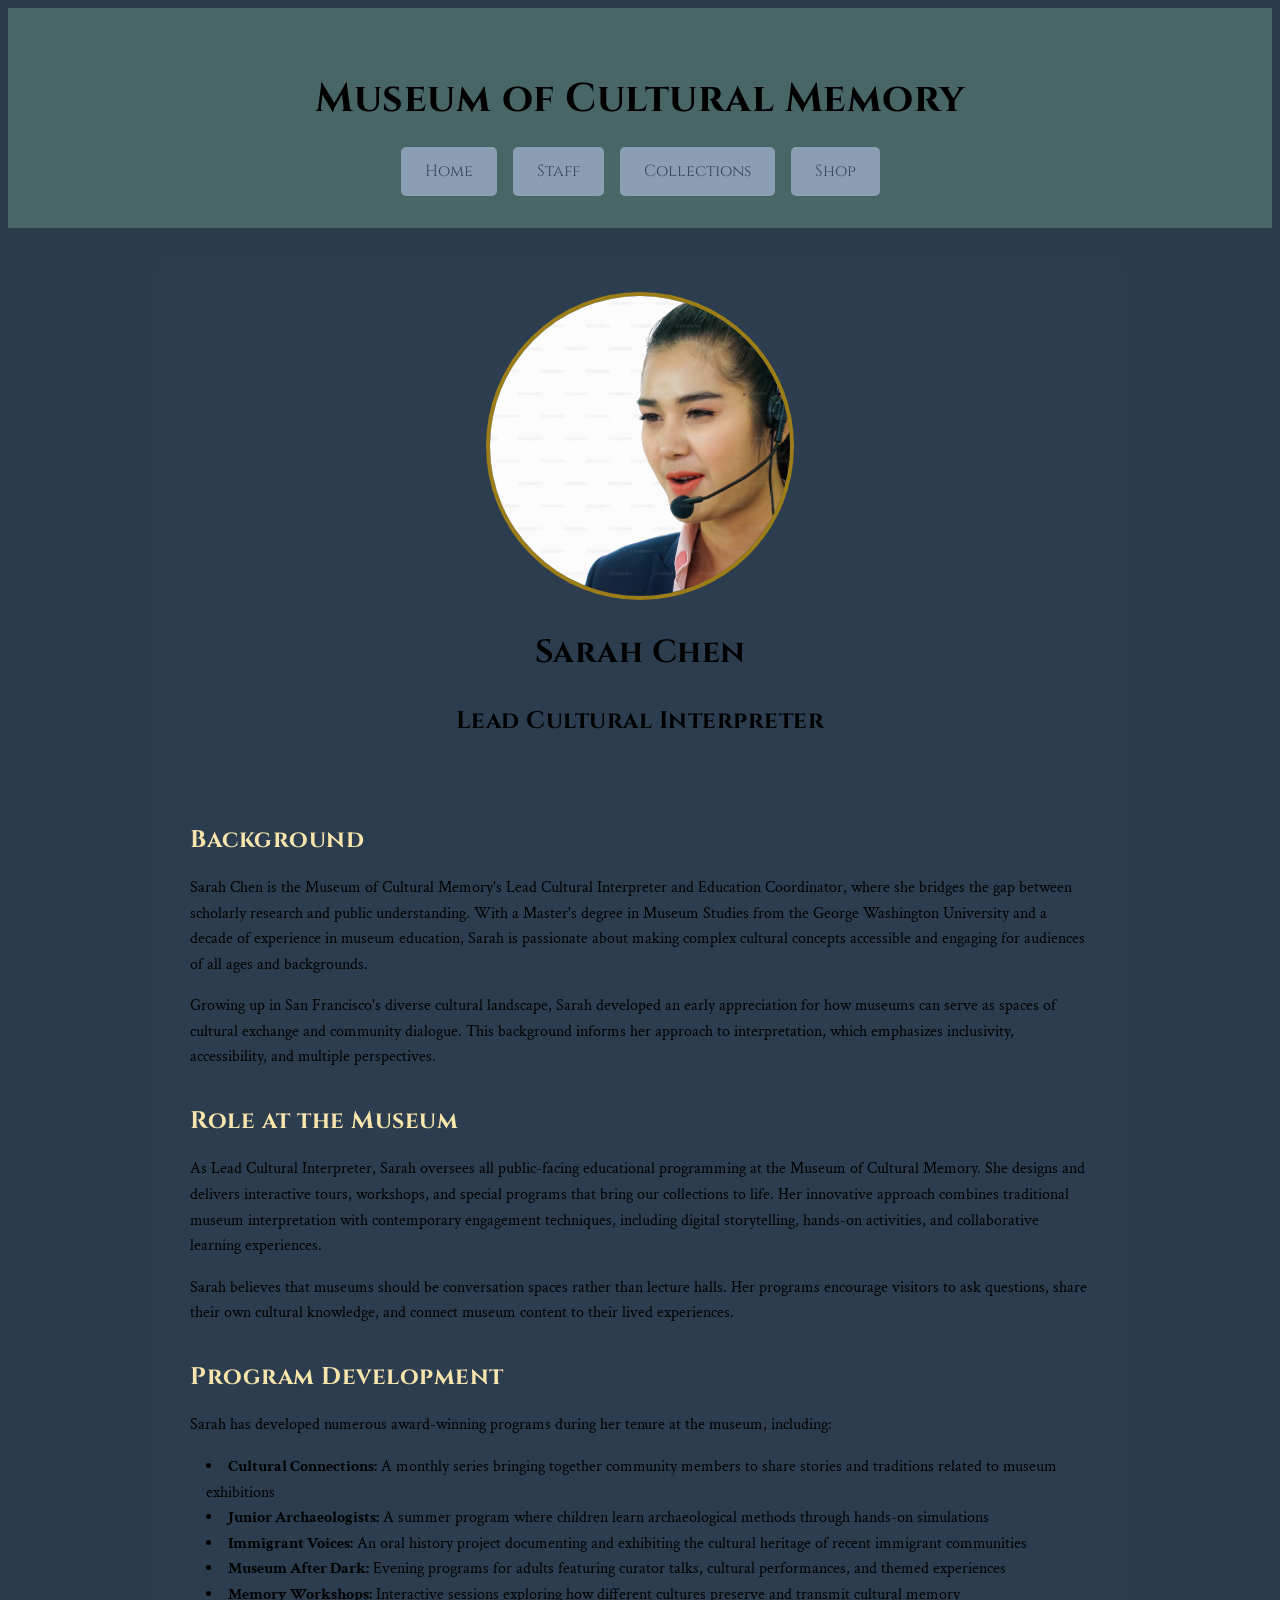
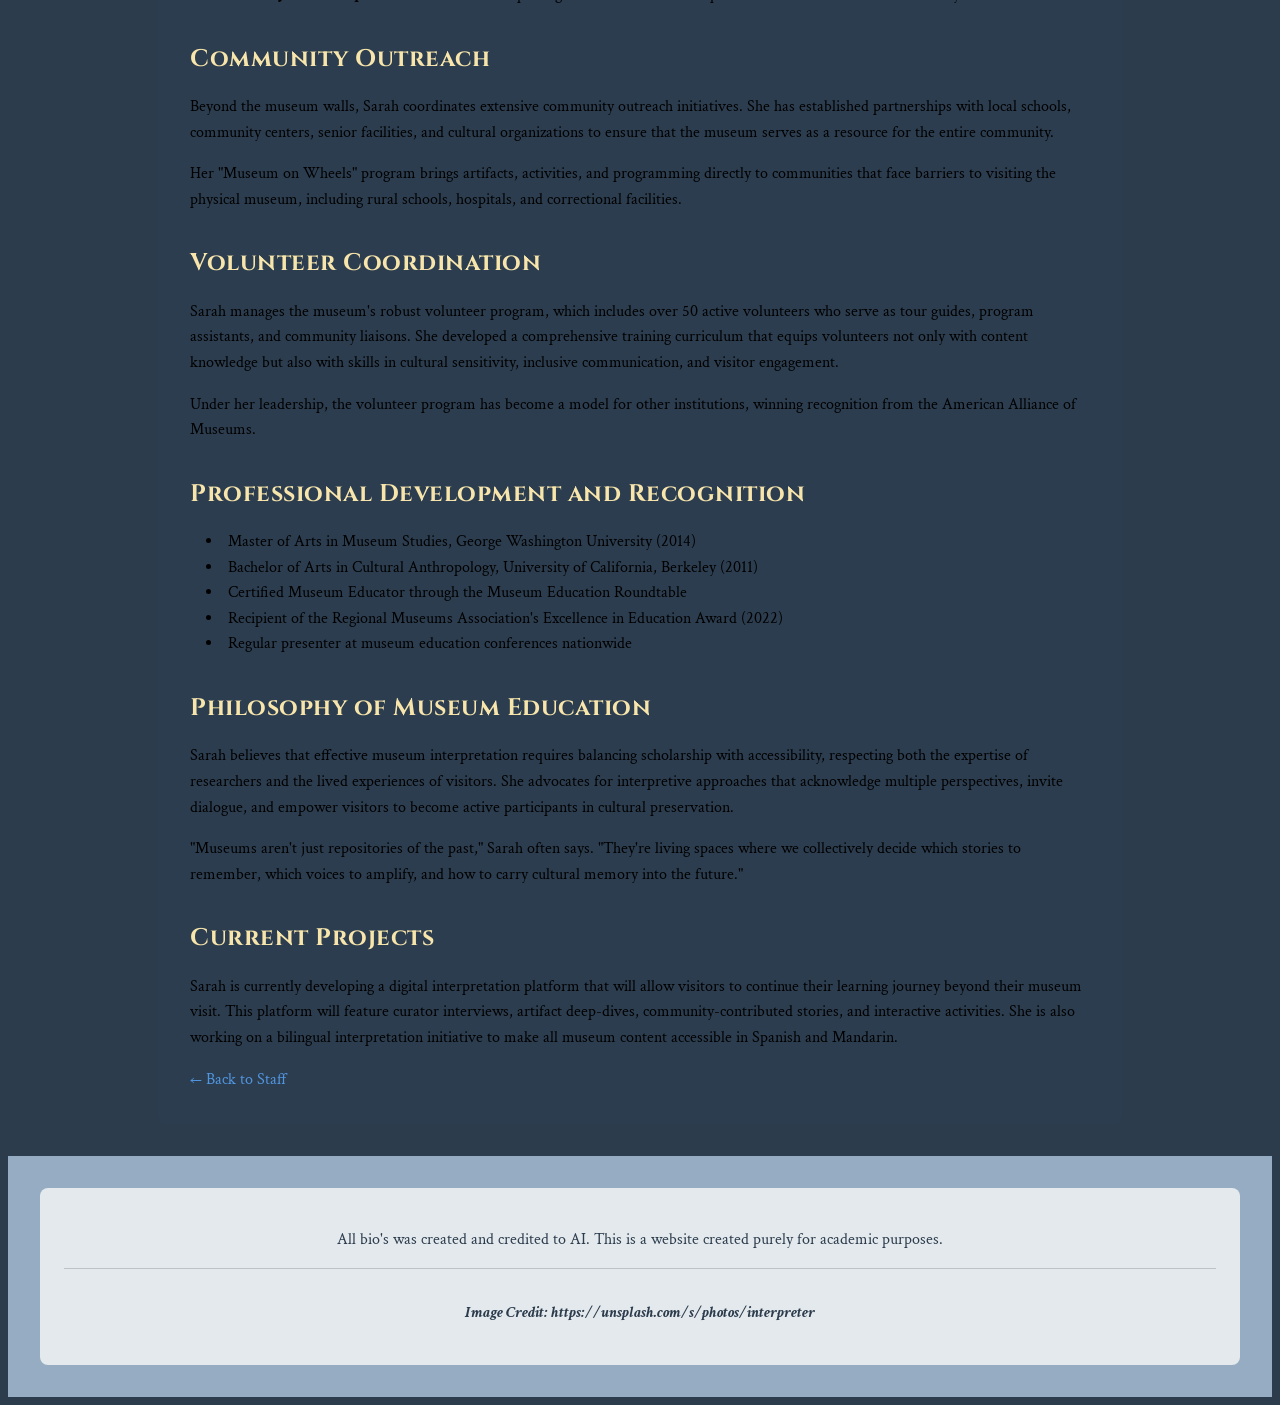
<file: html/bio-chen.html>
<!DOCTYPE html>
<html lang="en">
<head>
    <meta charset="UTF-8">
    <meta name="viewport" content="width=device-width, initial-scale=1.0">
    <meta name="description" content="Sarah Chen - Lead Cultural Interpreter bringing museum collections to life through interactive programs at the Museum of Cultural Memory.">
    <meta name="keywords" content="Sarah Chen, cultural interpreter, museum education, public programs, community outreach">
    <meta name="author" content="Sheeba Soliamani">
    <meta name="robots" content="noindex, nofollow">
    <meta property="og:title" content="Sarah Chen - Museum of Cultural Memory">
    <meta property="og:description" content="Lead Cultural Interpreter and Education Coordinator">
    <meta property="og:type" content="profile">
    
    <title>Sarah Chen - Museum of Cultural Memory</title>
     <!--fonts -->
   
    <link rel="preconnect" href="https://fonts.googleapis.com">
    <link rel="preconnect" href="https://fonts.gstatic.com" crossorigin>
    <link href="https://fonts.googleapis.com/css2?family=Cinzel:wght@400;700&family=Crimson+Text:ital,wght@0,400;0,600;1,400&display=swap" rel="stylesheet">
    
 
    <link rel="stylesheet" href="../css/style.css">
</head>
<body>
    <header>
        <h1>Museum of Cultural Memory</h1>
        <nav>
            <a href="../index.html">Home</a>
            <a href="staff.html">Staff</a>
            <a href="collections.html">Collections</a>
            <a href="shop.html">Shop</a>
        </nav>
    </header>

    <main class="bio-container">
        <div class="bio-header">
            <div class="bio-portrait">
                <img src="../images/staff-interpreter-1.jpg" alt="Sarah Chen">
            </div>
            <h2>Sarah Chen</h2>
            <h3>Lead Cultural Interpreter</h3>
        </div>

       <!--bio for sarah chen-->

        <div class="bio-content">
            <h3>Background</h3>
            <p>Sarah Chen is the Museum of Cultural Memory's Lead Cultural Interpreter and Education Coordinator, where she bridges the gap between scholarly research and public understanding. With a Master's degree in Museum Studies from the George Washington University and a decade of experience in museum education, Sarah is passionate about making complex cultural concepts accessible and engaging for audiences of all ages and backgrounds.</p>
            
            <p>Growing up in San Francisco's diverse cultural landscape, Sarah developed an early appreciation for how museums can serve as spaces of cultural exchange and community dialogue. This background informs her approach to interpretation, which emphasizes inclusivity, accessibility, and multiple perspectives.</p>

            <h3>Role at the Museum</h3>
            <p>As Lead Cultural Interpreter, Sarah oversees all public-facing educational programming at the Museum of Cultural Memory. She designs and delivers interactive tours, workshops, and special programs that bring our collections to life. Her innovative approach combines traditional museum interpretation with contemporary engagement techniques, including digital storytelling, hands-on activities, and collaborative learning experiences.</p>
            
            <p>Sarah believes that museums should be conversation spaces rather than lecture halls. Her programs encourage visitors to ask questions, share their own cultural knowledge, and connect museum content to their lived experiences.</p>

            <h3>Program Development</h3>
            <p>Sarah has developed numerous award-winning programs during her tenure at the museum, including:</p>
            <ul>
                <li><strong>Cultural Connections:</strong> A monthly series bringing together community members to share stories and traditions related to museum exhibitions</li>
                <li><strong>Junior Archaeologists:</strong> A summer program where children learn archaeological methods through hands-on simulations</li>
                <li><strong>Immigrant Voices:</strong> An oral history project documenting and exhibiting the cultural heritage of recent immigrant communities</li>
                <li><strong>Museum After Dark:</strong> Evening programs for adults featuring curator talks, cultural performances, and themed experiences</li>
                <li><strong>Memory Workshops:</strong> Interactive sessions exploring how different cultures preserve and transmit cultural memory</li>
            </ul>

            <h3>Community Outreach</h3>
            <p>Beyond the museum walls, Sarah coordinates extensive community outreach initiatives. She has established partnerships with local schools, community centers, senior facilities, and cultural organizations to ensure that the museum serves as a resource for the entire community.</p>
            
            <p>Her "Museum on Wheels" program brings artifacts, activities, and programming directly to communities that face barriers to visiting the physical museum, including rural schools, hospitals, and correctional facilities.</p>

            <h3>Volunteer Coordination</h3>
            <p>Sarah manages the museum's robust volunteer program, which includes over 50 active volunteers who serve as tour guides, program assistants, and community liaisons. She developed a comprehensive training curriculum that equips volunteers not only with content knowledge but also with skills in cultural sensitivity, inclusive communication, and visitor engagement.</p>
            
            <p>Under her leadership, the volunteer program has become a model for other institutions, winning recognition from the American Alliance of Museums.</p>

            <h3>Professional Development and Recognition</h3>
            <ul>
                <li>Master of Arts in Museum Studies, George Washington University (2014)</li>
                <li>Bachelor of Arts in Cultural Anthropology, University of California, Berkeley (2011)</li>
                <li>Certified Museum Educator through the Museum Education Roundtable</li>
                <li>Recipient of the Regional Museums Association's Excellence in Education Award (2022)</li>
                <li>Regular presenter at museum education conferences nationwide</li>
            </ul>

            <h3>Philosophy of Museum Education</h3>
            <p>Sarah believes that effective museum interpretation requires balancing scholarship with accessibility, respecting both the expertise of researchers and the lived experiences of visitors. She advocates for interpretive approaches that acknowledge multiple perspectives, invite dialogue, and empower visitors to become active participants in cultural preservation.</p>
            
            <p>"Museums aren't just repositories of the past," Sarah often says. "They're living spaces where we collectively decide which stories to remember, which voices to amplify, and how to carry cultural memory into the future."</p>

            <h3>Current Projects</h3>
            <p>Sarah is currently developing a digital interpretation platform that will allow visitors to continue their learning journey beyond their museum visit. This platform will feature curator interviews, artifact deep-dives, community-contributed stories, and interactive activities. She is also working on a bilingual interpretation initiative to make all museum content accessible in Spanish and Mandarin.</p>

            <a href="staff.html" class="back-link">← Back to Staff</a>
        </div>
    </main>

    <footer>
        <div class="disclaimer">
            <p>All bio's was created and credited to AI. This is a website created purely for academic purposes.</p>
            <div class="image-credit">
                <p><strong>Image Credit: https://unsplash.com/s/photos/interpreter</strong></p>
            </div>
        </div>
    </footer>
</body>
</html>
</file>
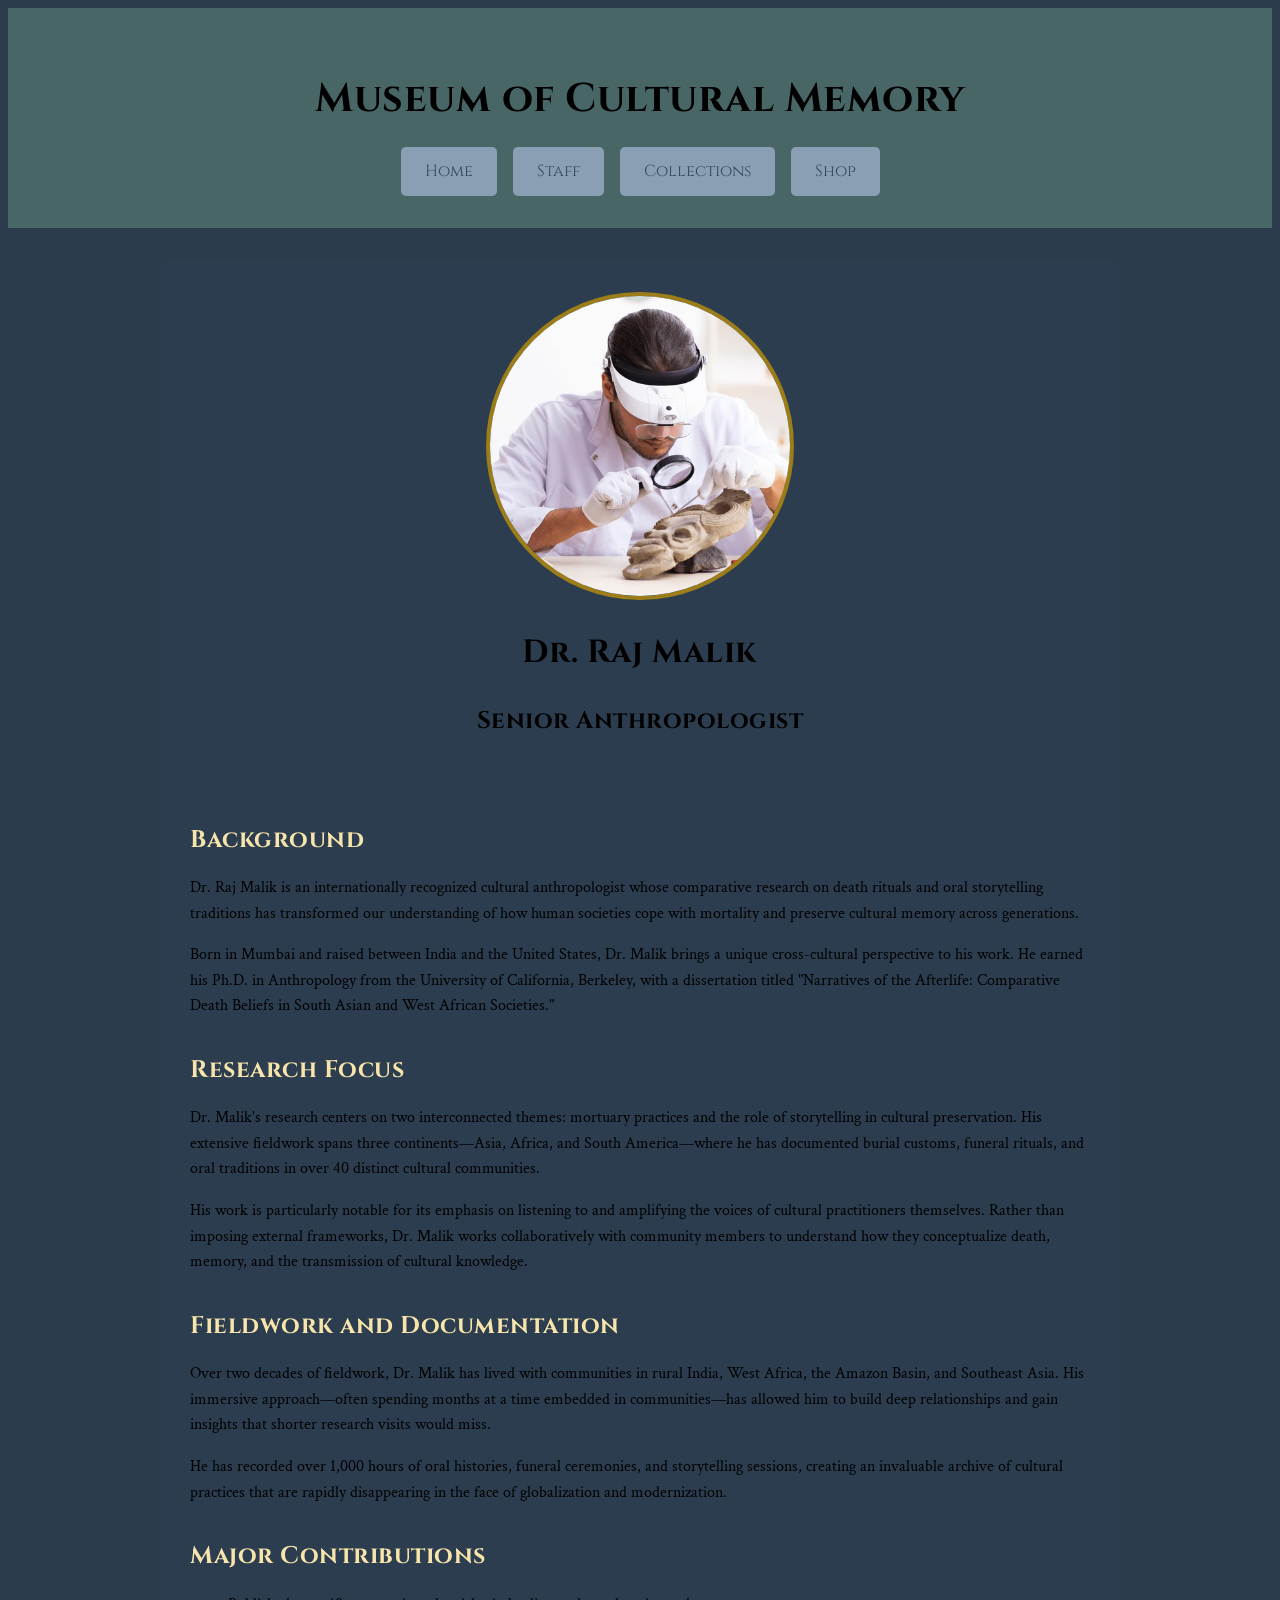
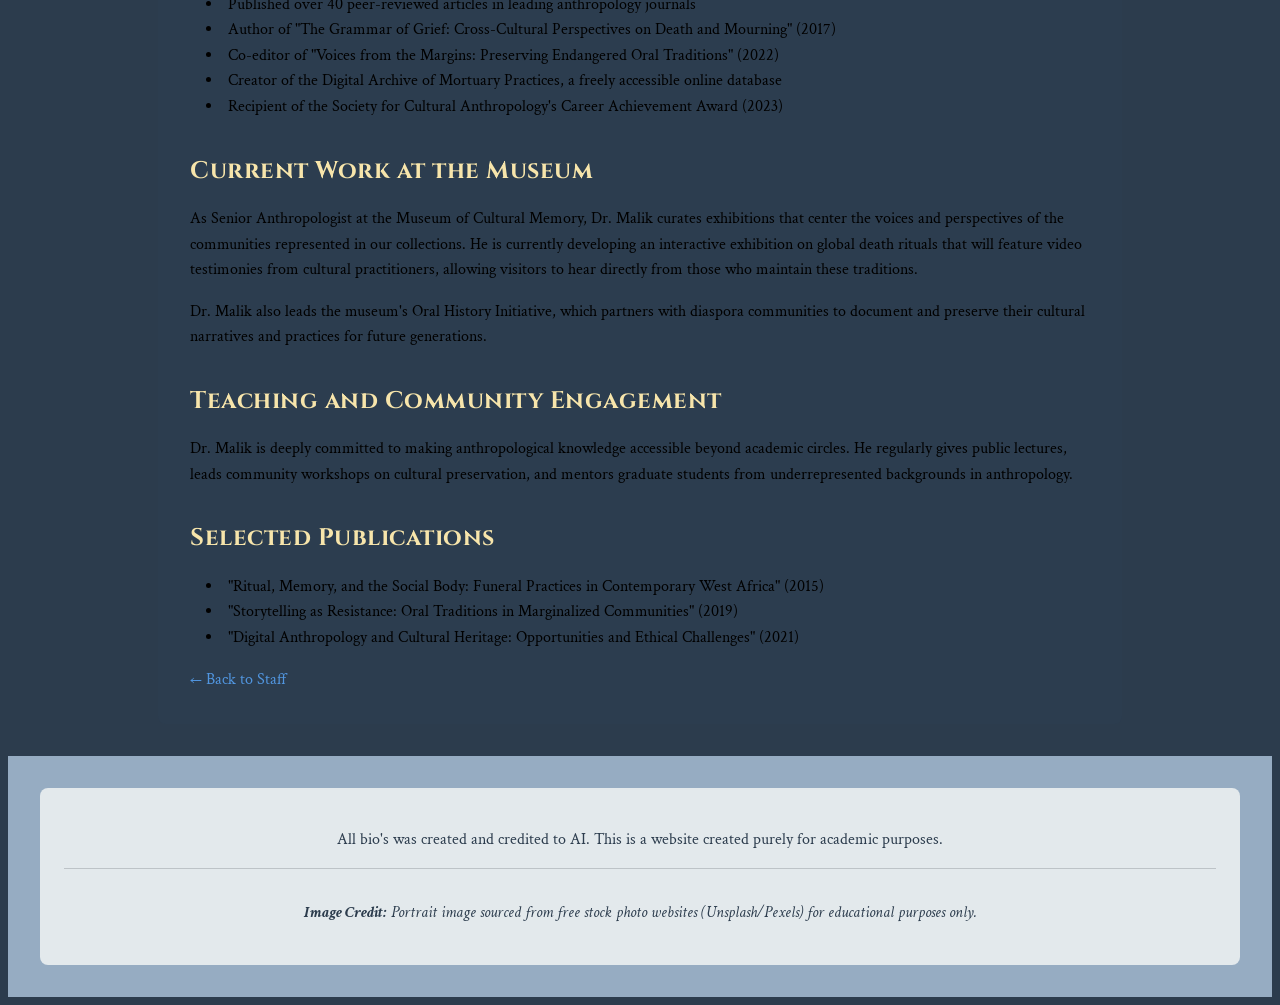
<file: html/bio-malik.html>
<!DOCTYPE html>
<html lang="en">
<head>
    <meta charset="UTF-8">
    <meta name="viewport" content="width=device-width, initial-scale=1.0">
    <meta name="description" content="Dr. Raj Malik - Renowned anthropologist studying burial customs and symbolic storytelling at the Museum of Cultural Memory.">
    <meta name="keywords" content="Dr. Raj Malik, anthropologist, burial customs, oral traditions, cultural anthropology">
    <meta name="author" content="Sheeba Soliamani">
    <meta name="robots" content="noindex, nofollow">
    <meta property="og:title" content="Dr. Raj Malik - Museum of Cultural Memory">
    <meta property="og:description" content="Anthropologist specializing in burial customs and oral traditions">
    <meta property="og:type" content="profile">
    
    <title>Dr. Raj Malik - Museum of Cultural Memory</title>
    
    <!--fonts -->

    <link rel="preconnect" href="https://fonts.googleapis.com">
    <link rel="preconnect" href="https://fonts.gstatic.com" crossorigin>
    <link href="https://fonts.googleapis.com/css2?family=Cinzel:wght@400;700&family=Crimson+Text:ital,wght@0,400;0,600;1,400&display=swap" rel="stylesheet">
    
    
    <link rel="stylesheet" href="../css/style.css">
</head>
<body>
    <header>
        <h1>Museum of Cultural Memory</h1>
        <nav>
            <a href="../index.html">Home</a>
            <a href="staff.html">Staff</a>
            <a href="collections.html">Collections</a>
            <a href="shop.html">Shop</a>
        </nav>
    </header>

    <main class="bio-container">
        <div class="bio-header">
            <div class="bio-portrait">
                <img src="../images/staff-anthropologist-1.jpg" alt="Dr. Raj Malik">
            </div>
            <h2>Dr. Raj Malik</h2>
            <h3>Senior Anthropologist</h3>
        </div>

        <!--bio for Raj Malik-->


        <div class="bio-content">
            <h3>Background</h3>
            <p>Dr. Raj Malik is an internationally recognized cultural anthropologist whose comparative research on death rituals and oral storytelling traditions has transformed our understanding of how human societies cope with mortality and preserve cultural memory across generations.</p>
            
            <p>Born in Mumbai and raised between India and the United States, Dr. Malik brings a unique cross-cultural perspective to his work. He earned his Ph.D. in Anthropology from the University of California, Berkeley, with a dissertation titled "Narratives of the Afterlife: Comparative Death Beliefs in South Asian and West African Societies."</p>

            <h3>Research Focus</h3>
            <p>Dr. Malik's research centers on two interconnected themes: mortuary practices and the role of storytelling in cultural preservation. His extensive fieldwork spans three continents—Asia, Africa, and South America—where he has documented burial customs, funeral rituals, and oral traditions in over 40 distinct cultural communities.</p>
            
            <p>His work is particularly notable for its emphasis on listening to and amplifying the voices of cultural practitioners themselves. Rather than imposing external frameworks, Dr. Malik works collaboratively with community members to understand how they conceptualize death, memory, and the transmission of cultural knowledge.</p>

            <h3>Fieldwork and Documentation</h3>
            <p>Over two decades of fieldwork, Dr. Malik has lived with communities in rural India, West Africa, the Amazon Basin, and Southeast Asia. His immersive approach—often spending months at a time embedded in communities—has allowed him to build deep relationships and gain insights that shorter research visits would miss.</p>
            
            <p>He has recorded over 1,000 hours of oral histories, funeral ceremonies, and storytelling sessions, creating an invaluable archive of cultural practices that are rapidly disappearing in the face of globalization and modernization.</p>

            <h3>Major Contributions</h3>
            <ul>
                <li>Published over 40 peer-reviewed articles in leading anthropology journals</li>
                <li>Author of "The Grammar of Grief: Cross-Cultural Perspectives on Death and Mourning" (2017)</li>
                <li>Co-editor of "Voices from the Margins: Preserving Endangered Oral Traditions" (2022)</li>
                <li>Creator of the Digital Archive of Mortuary Practices, a freely accessible online database</li>
                <li>Recipient of the Society for Cultural Anthropology's Career Achievement Award (2023)</li>
            </ul>

            <h3>Current Work at the Museum</h3>
            <p>As Senior Anthropologist at the Museum of Cultural Memory, Dr. Malik curates exhibitions that center the voices and perspectives of the communities represented in our collections. He is currently developing an interactive exhibition on global death rituals that will feature video testimonies from cultural practitioners, allowing visitors to hear directly from those who maintain these traditions.</p>

            <p>Dr. Malik also leads the museum's Oral History Initiative, which partners with diaspora communities to document and preserve their cultural narratives and practices for future generations.</p>

            <h3>Teaching and Community Engagement</h3>
            <p>Dr. Malik is deeply committed to making anthropological knowledge accessible beyond academic circles. He regularly gives public lectures, leads community workshops on cultural preservation, and mentors graduate students from underrepresented backgrounds in anthropology.</p>

            <h3>Selected Publications</h3>
            <ul>
                <li>"Ritual, Memory, and the Social Body: Funeral Practices in Contemporary West Africa" (2015)</li>
                <li>"Storytelling as Resistance: Oral Traditions in Marginalized Communities" (2019)</li>
                <li>"Digital Anthropology and Cultural Heritage: Opportunities and Ethical Challenges" (2021)</li>
            </ul>

            <a href="staff.html" class="back-link">← Back to Staff</a>
        </div>
    </main>

    <footer>
        <div class="disclaimer">
            <p>All bio's was created and credited to AI. This is a website created purely for academic purposes.</p>
            <div class="image-credit">
                <p><strong>Image Credit:</strong> Portrait image sourced from free stock photo websites (Unsplash/Pexels) for educational purposes only.</p>
            </div>
        </div>
    </footer>
</body>
</html>
</file>
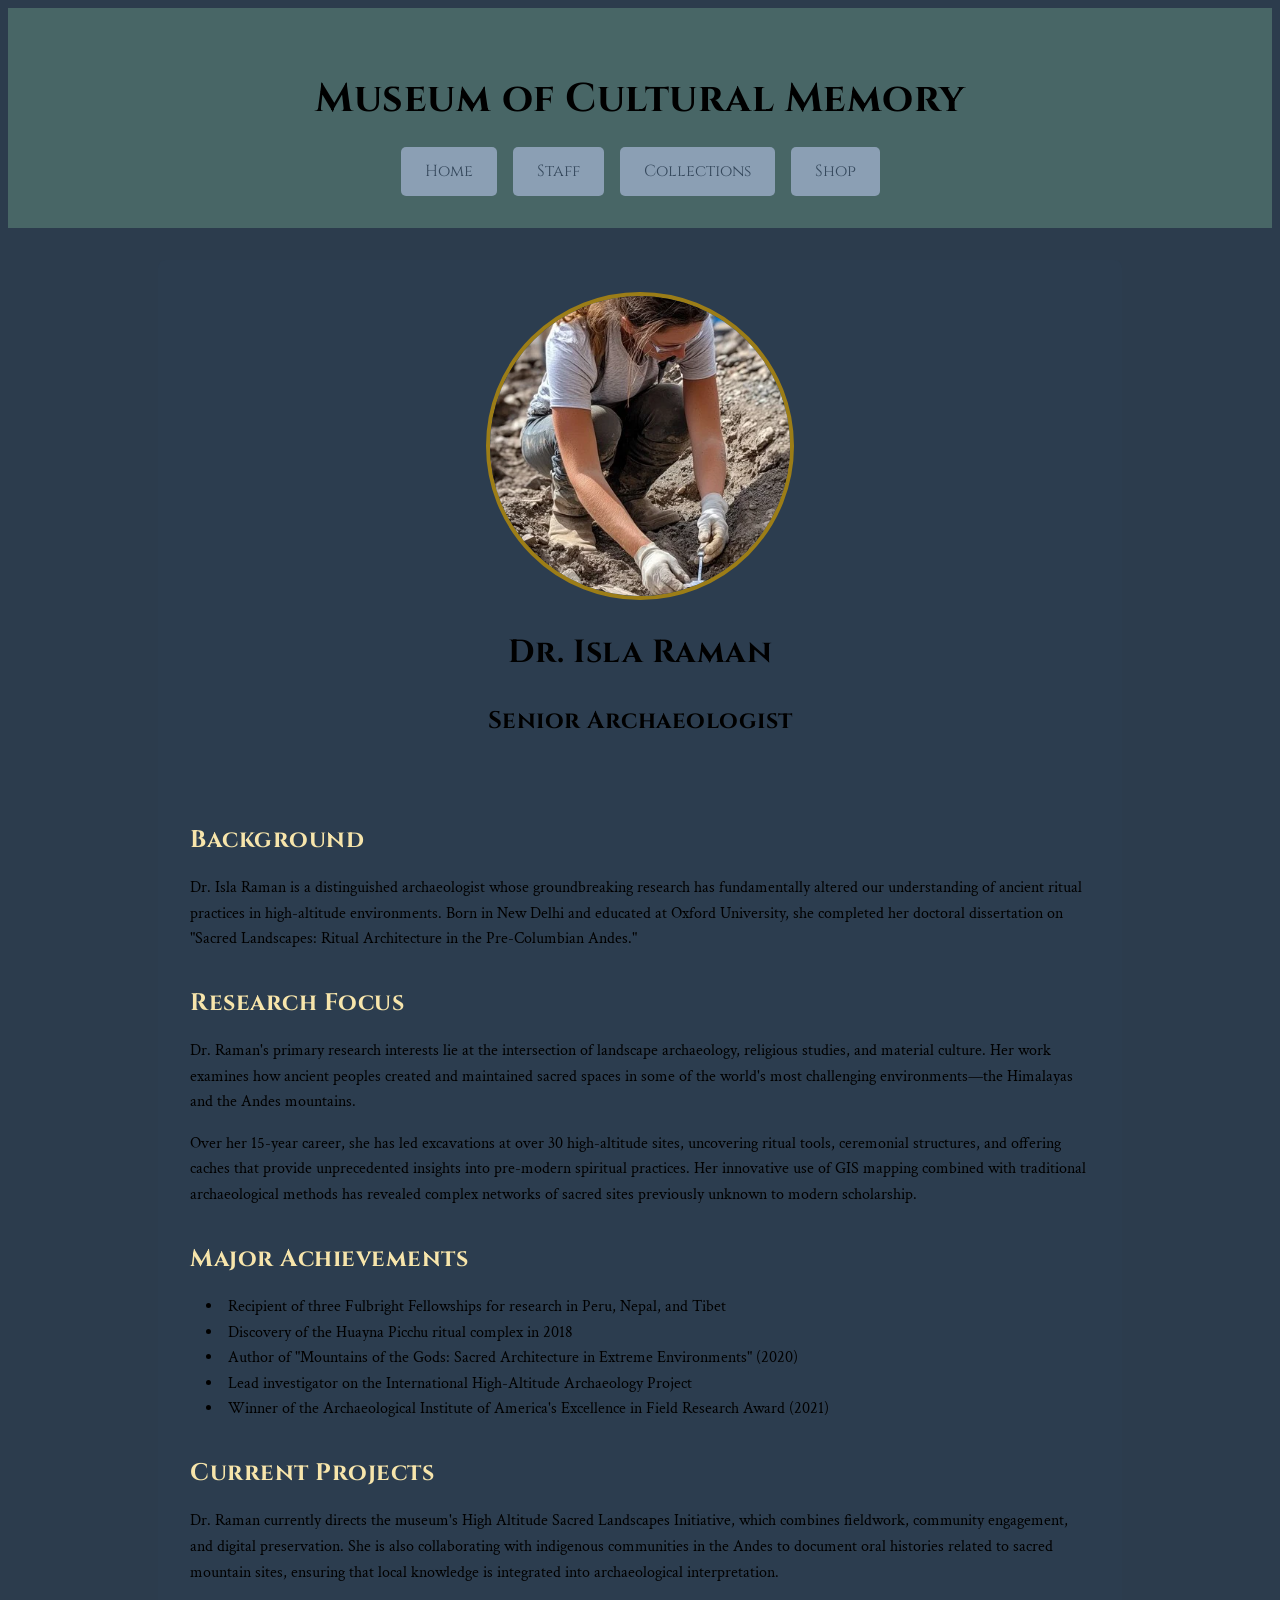
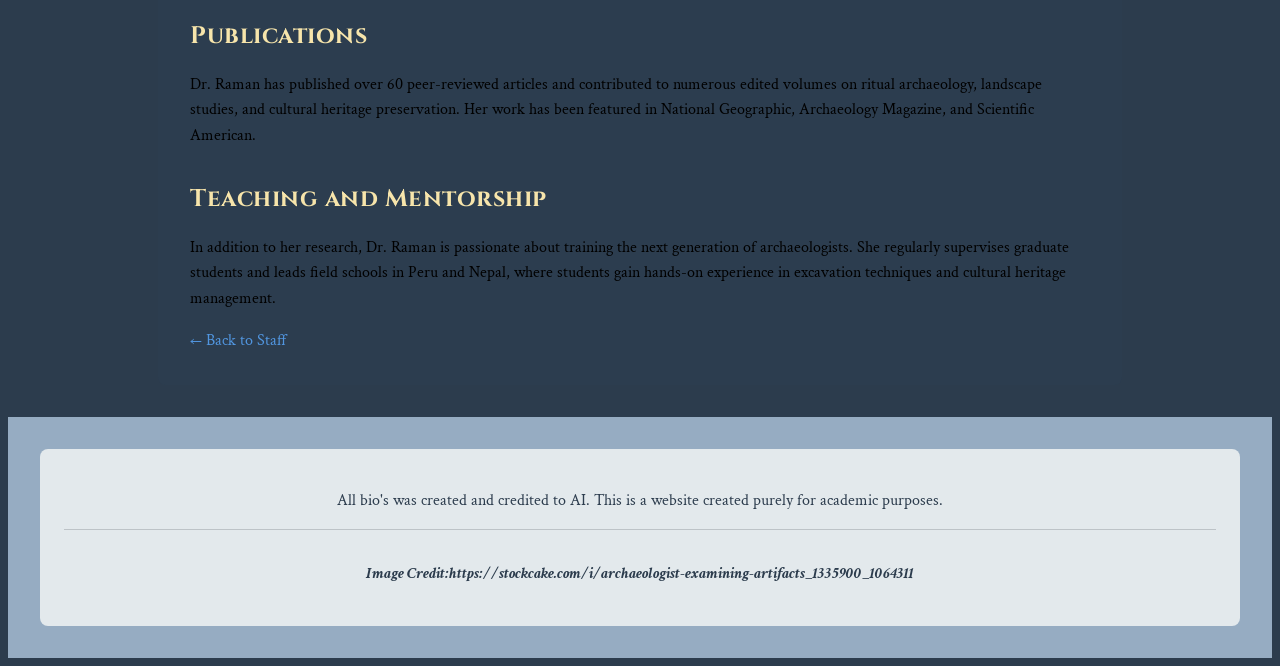
<file: html/bio-raman.html>
<!DOCTYPE html>
<html lang="en">
<head>
    <meta charset="UTF-8">
    <meta name="viewport" content="width=device-width, initial-scale=1.0">
    <meta name="description" content="Dr. Isla Raman - Leading archaeologist specializing in ritual tools and mountain sanctuaries at the Museum of Cultural Memory.">
    <meta name="keywords" content="Dr. Isla Raman, archaeologist, Fulbright fellow, ritual archaeology, mountain sanctuaries">
    <meta name="author" content="Sheeba Soliamani">
    <meta name="robots" content="noindex, nofollow">
    <meta property="og:title" content="Dr. Isla Raman - Museum of Cultural Memory">
    <meta property="og:description" content="Archaeologist specializing in ritual tools and mountain sanctuaries">
    <meta property="og:type" content="profile">
    
    <title>Dr. Isla Raman - Museum of Cultural Memory</title>
    
    <!--fonts -->

    <link rel="preconnect" href="https://fonts.googleapis.com">
    <link rel="preconnect" href="https://fonts.gstatic.com" crossorigin>
    <link href="https://fonts.googleapis.com/css2?family=Cinzel:wght@400;700&family=Crimson+Text:ital,wght@0,400;0,600;1,400&display=swap" rel="stylesheet">
    
 
    <link rel="stylesheet" href="../css/style.css">
</head>
<body>
    <header>
        <h1>Museum of Cultural Memory</h1>
        <nav>
            <a href="../index.html">Home</a>
            <a href="staff.html">Staff</a>
            <a href="collections.html">Collections</a>
            <a href="shop.html">Shop</a>
        </nav>
    </header>

    <main class="bio-container">
        <div class="bio-header">
            <div class="bio-portrait">
                <img src="../images/staff-archaeologist-1.jpg" alt="Dr. Isla Raman">
            </div>
            <h2>Dr. Isla Raman</h2>
            <h3>Senior Archaeologist</h3>

            <!--bio for isla raman-->

        </div>

        <div class="bio-content">
            <h3>Background</h3>
            <p>Dr. Isla Raman is a distinguished archaeologist whose groundbreaking research has fundamentally altered our understanding of ancient ritual practices in high-altitude environments. Born in New Delhi and educated at Oxford University, she completed her doctoral dissertation on "Sacred Landscapes: Ritual Architecture in the Pre-Columbian Andes."</p>

            <h3>Research Focus</h3>
            <p>Dr. Raman's primary research interests lie at the intersection of landscape archaeology, religious studies, and material culture. Her work examines how ancient peoples created and maintained sacred spaces in some of the world's most challenging environments—the Himalayas and the Andes mountains.</p>
            
            <p>Over her 15-year career, she has led excavations at over 30 high-altitude sites, uncovering ritual tools, ceremonial structures, and offering caches that provide unprecedented insights into pre-modern spiritual practices. Her innovative use of GIS mapping combined with traditional archaeological methods has revealed complex networks of sacred sites previously unknown to modern scholarship.</p>

            <h3>Major Achievements</h3>
            <ul>
                <li>Recipient of three Fulbright Fellowships for research in Peru, Nepal, and Tibet</li>
                <li>Discovery of the Huayna Picchu ritual complex in 2018</li>
                <li>Author of "Mountains of the Gods: Sacred Architecture in Extreme Environments" (2020)</li>
                <li>Lead investigator on the International High-Altitude Archaeology Project</li>
                <li>Winner of the Archaeological Institute of America's Excellence in Field Research Award (2021)</li>
            </ul>

            <h3>Current Projects</h3>
            <p>Dr. Raman currently directs the museum's High Altitude Sacred Landscapes Initiative, which combines fieldwork, community engagement, and digital preservation. She is also collaborating with indigenous communities in the Andes to document oral histories related to sacred mountain sites, ensuring that local knowledge is integrated into archaeological interpretation.</p>

            <h3>Publications</h3>
            <p>Dr. Raman has published over 60 peer-reviewed articles and contributed to numerous edited volumes on ritual archaeology, landscape studies, and cultural heritage preservation. Her work has been featured in National Geographic, Archaeology Magazine, and Scientific American.</p>

            <h3>Teaching and Mentorship</h3>
            <p>In addition to her research, Dr. Raman is passionate about training the next generation of archaeologists. She regularly supervises graduate students and leads field schools in Peru and Nepal, where students gain hands-on experience in excavation techniques and cultural heritage management.</p>

            <a href="staff.html" class="back-link">← Back to Staff</a>
        </div>
    </main>

    <footer>
        <div class="disclaimer">
            <p>All bio's was created and credited to AI. This is a website created purely for academic purposes.</p>
            <div class="image-credit">
                <p><strong>Image Credit:https://stockcake.com/i/archaeologist-examining-artifacts_1335900_1064311</strong></p>
            </div>
        </div>
    </footer>
</body>
</html>
</file>
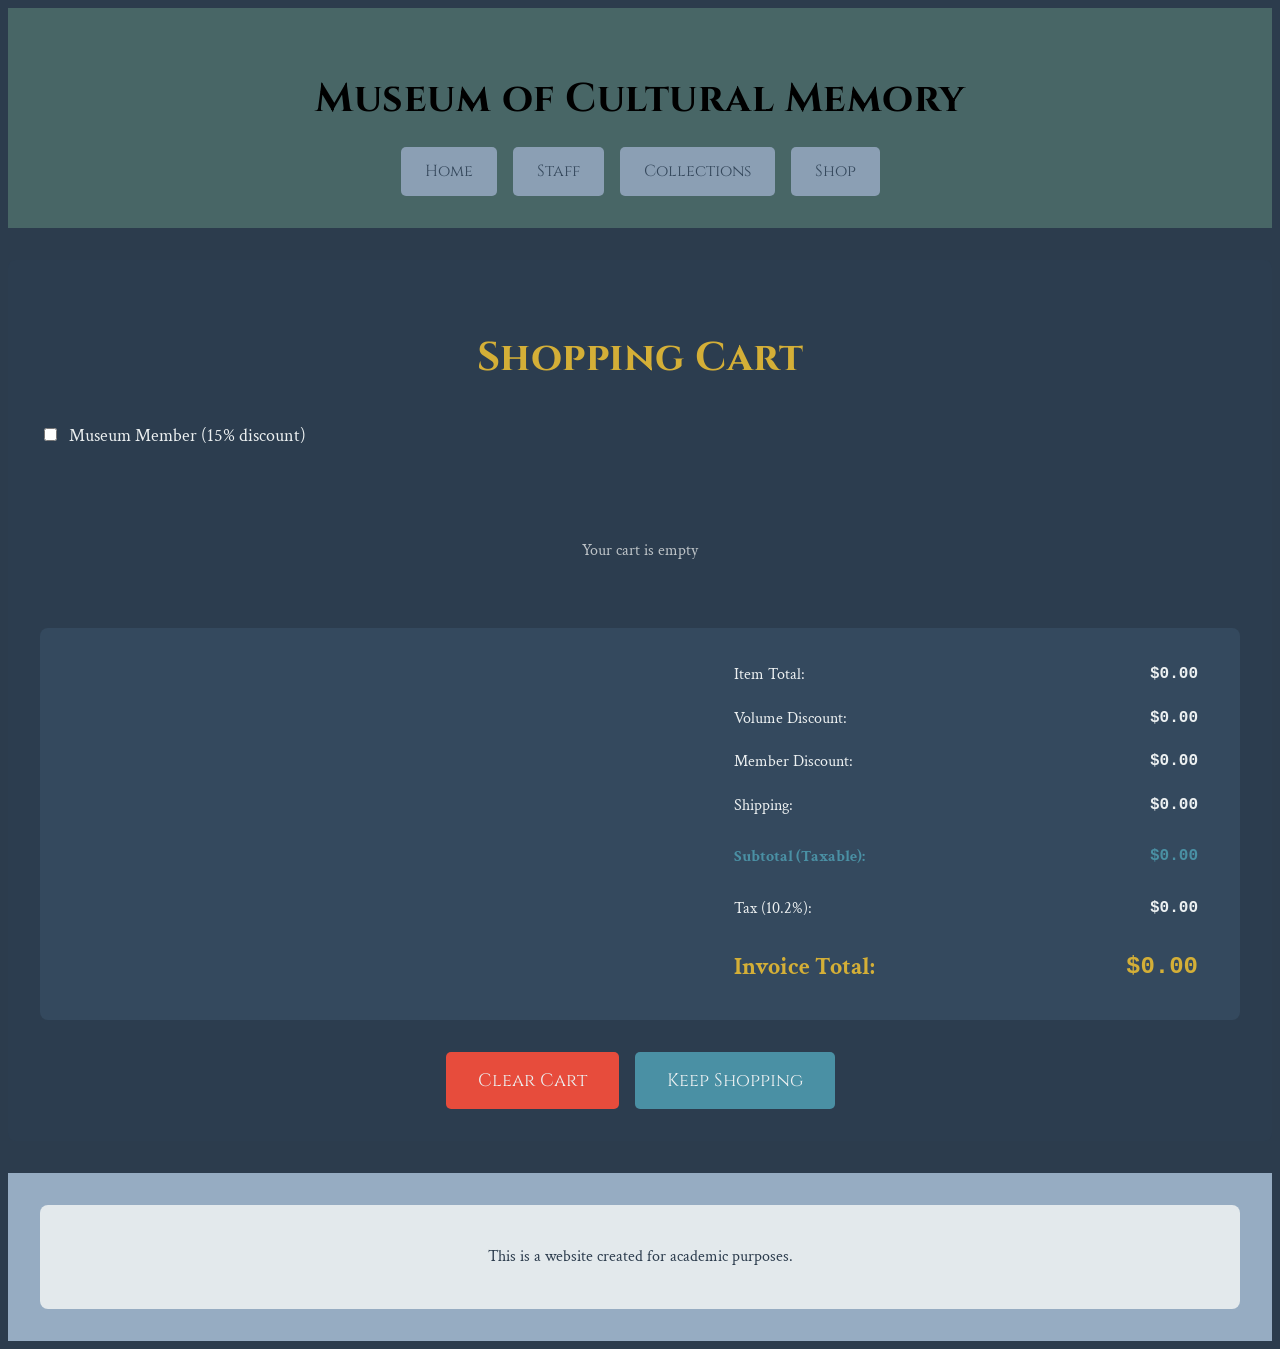
<file: html/cart.html>
<!DOCTYPE html>
<html lang="en">
<head>
    <meta charset="UTF-8">
    <meta name="viewport" content="width=device-width, initial-scale=1.0">
    <meta name="description" content="Shopping cart for Museum of Cultural Memory">
    <meta name="author" content="Sheeba Soliamani">
    <meta name="robots" content="noindex, nofollow">
    
    <title>Shopping Cart - Museum of Cultural Memory</title>
    
    <link rel="preconnect" href="https://fonts.googleapis.com">
    <link rel="preconnect" href="https://fonts.gstatic.com" crossorigin>
    <link href="https://fonts.googleapis.com/css2?family=Cinzel:wght@400;700&family=Crimson+Text:ital,wght@0,400;0,600;1,400&display=swap" rel="stylesheet">
    
    <link rel="stylesheet" href="../css/style.css">
</head>
<body>
    <header>
        <h1>Museum of Cultural Memory</h1>
        <nav>
            <a href="../index.html">Home</a>
            <a href="staff.html">Staff</a>
            <a href="collections.html">Collections</a>
            <a href="shop.html">Shop</a>
        </nav>
    </header>

    <main class="cart-main">
        <h2>Shopping Cart</h2>
        
        <!-- member discount -->
        <div class="member-checkbox">
            <label>
                <input type="checkbox" id="memberCheckbox" onchange="toggleMember(this)"> 
                Museum Member (15% discount)
            </label>
        </div>

      
        <div id="empty-cart" class="empty-cart" style="display:none;">
            <p>Your cart is empty</p>
        </div>

        <!-- items -->
        <div id="cart-items" class="cart-items">
            <table class="cart-table">
                <thead>
                    <tr>
                        <th>Item</th>
                        <th>Name</th>
                        <th>Price</th>
                        <th>Qty</th>
                        <th>Line Total</th>
                        <th>Action</th>
                    </tr>
                </thead>
                <tbody id="cart-tbody">
                   
                </tbody>
            </table>
        </div>

        <!-- Cart Summary -->
        <div class="cart-summary">
            <table class="summary-table">
                <tr>
                    <td>Item Total:</td>
                    <td class="amount" id="item-total">$0.00</td>
                </tr>
                <tr>
                    <td>Volume Discount:</td>
                    <td class="amount" id="volume-discount">$0.00</td>
                </tr>
                <tr>
                    <td>Member Discount:</td>
                    <td class="amount" id="member-discount">$0.00</td>
                </tr>
                <tr>
                    <td>Shipping:</td>
                    <td class="amount" id="shipping">$25.00</td>
                </tr>
                <tr class="subtotal-row">
                    <td>Subtotal (Taxable):</td>
                    <td class="amount" id="subtotal">$0.00</td>
                </tr>
                <tr>
                    <td>Tax (10.2%):</td>
                    <td class="amount" id="tax-amount">$0.00</td>
                </tr>
                <tr class="total-row">
                    <td>Invoice Total:</td>
                    <td class="amount" id="invoice-total">$0.00</td>
                </tr>
            </table>
        </div>

        <!-- cart control -->
        <div class="cart-controls">
            <button onclick="clearCart()" class="clear-btn">Clear Cart</button>
            <button onclick="location.href='shop.html'" class="keep-shopping-btn">Keep Shopping</button>
        </div>
    </main>

    <footer>
        <div class="disclaimer">
            <p>This is a website created for academic purposes.</p>
        </div>
    </footer>

    <script src="../js/cart.js"></script>
</body>
</html>
</file>
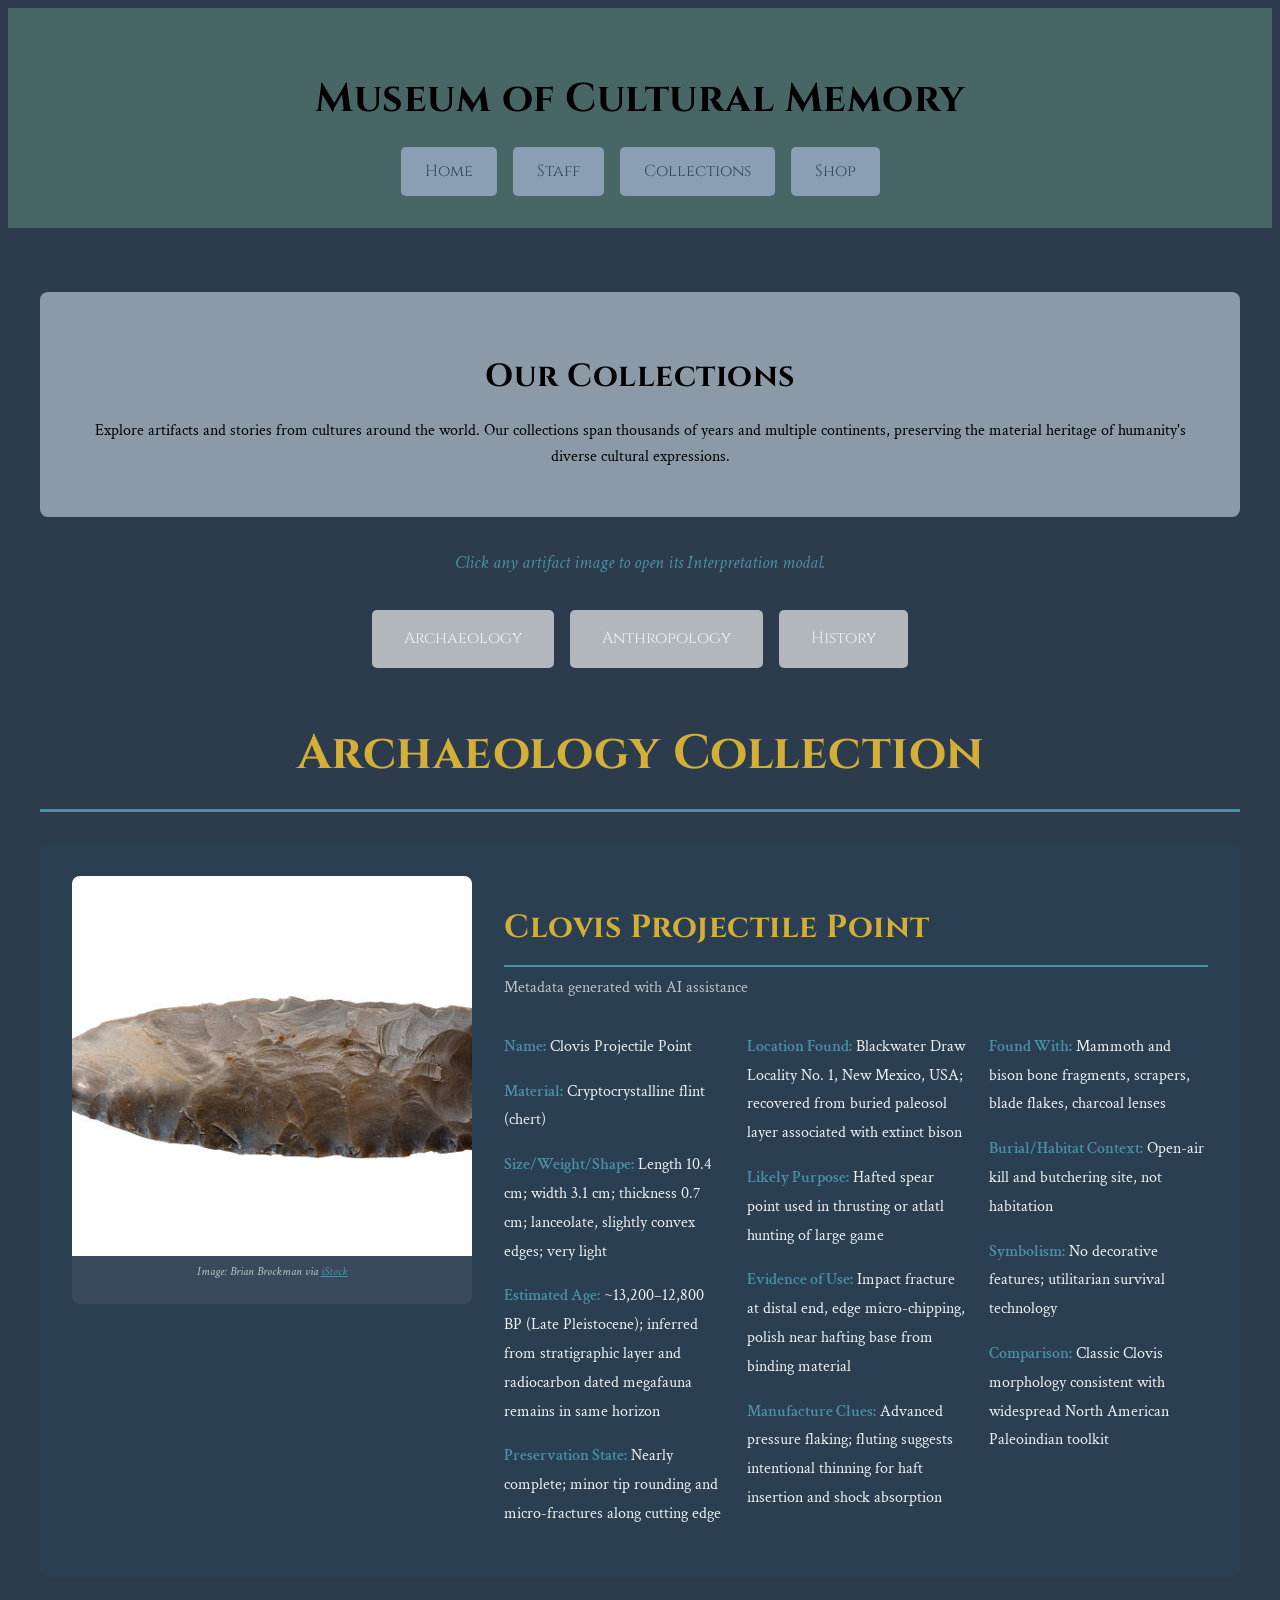
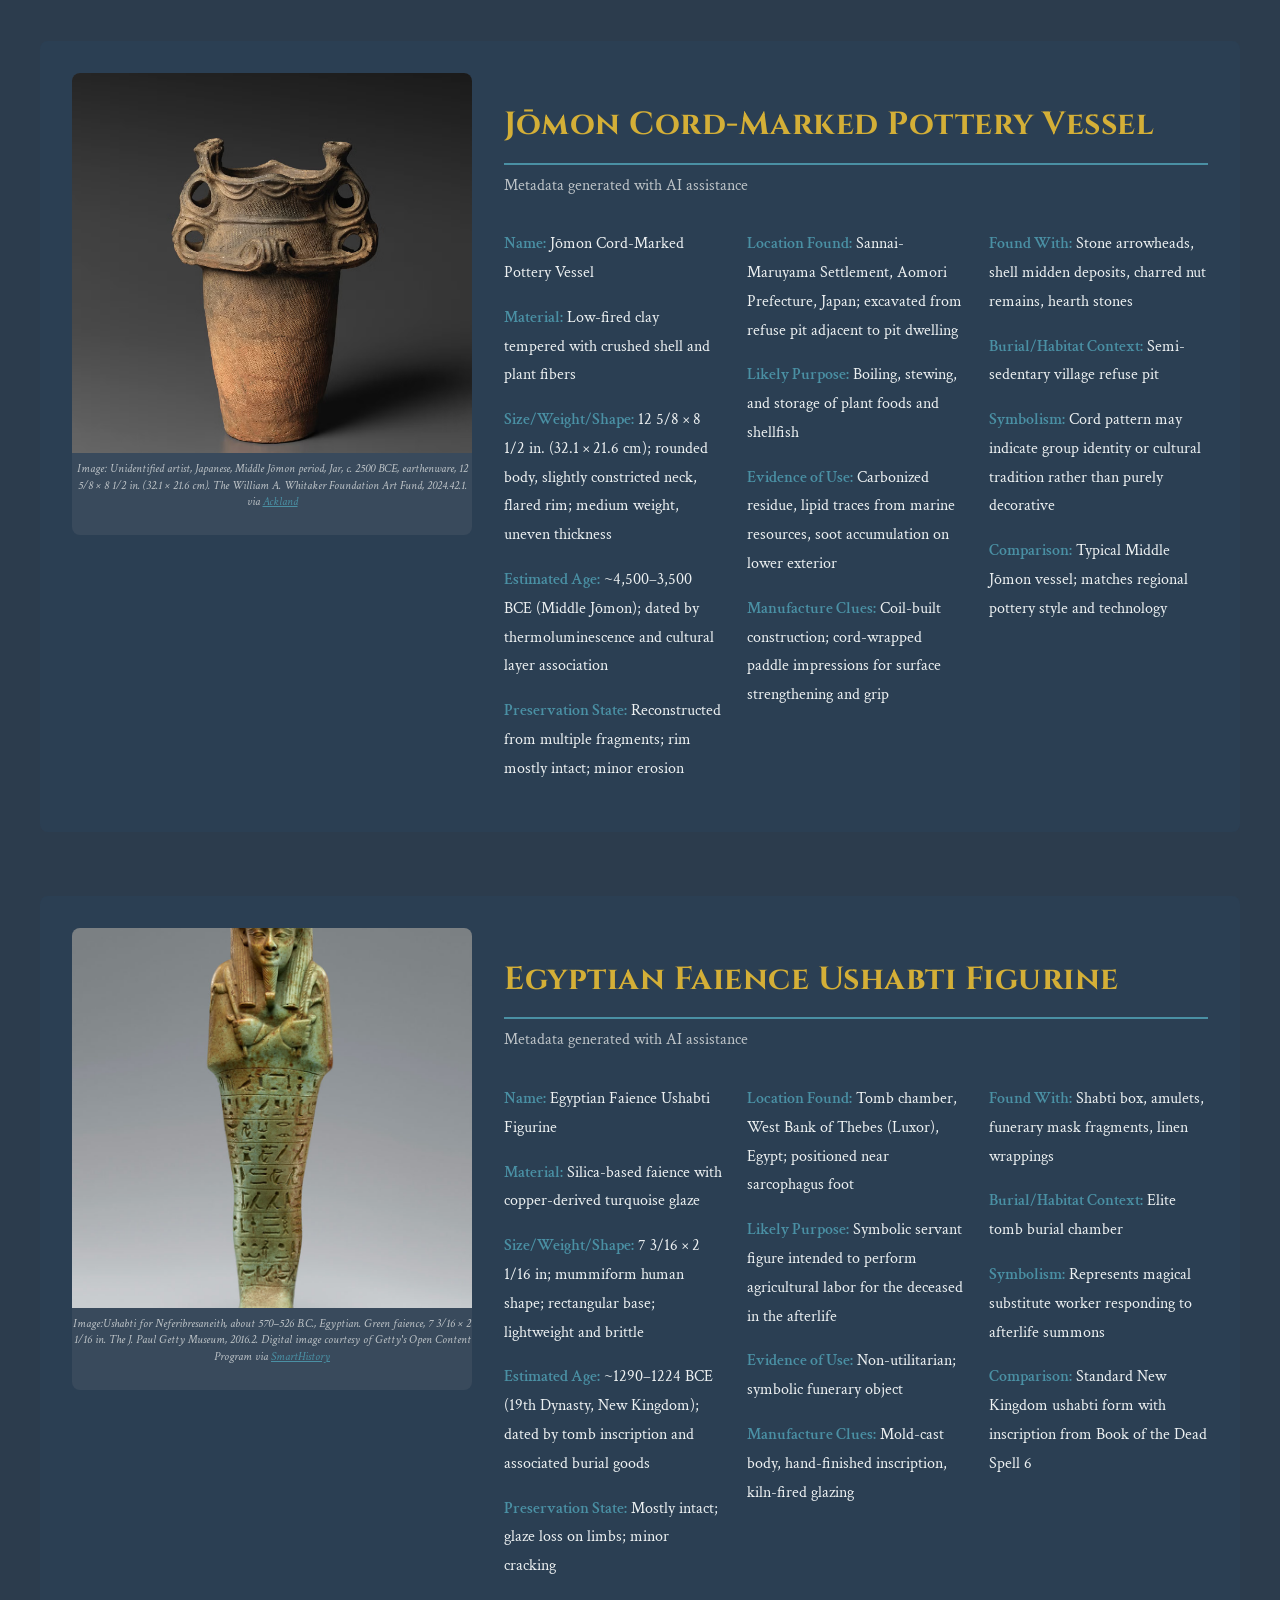
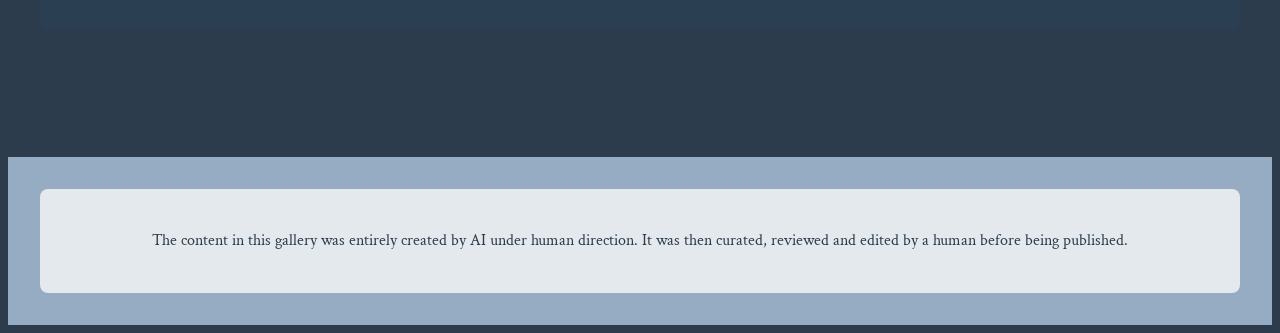
<file: html/collections.html>
<!DOCTYPE html>
<html lang="en">
<head>
    <meta charset="UTF-8">
    <meta name="viewport" content="width=device-width, initial-scale=1.0">
    <meta name="description" content="Explore our diverse collections spanning archaeology, anthropology, and history at the Museum of Cultural Memory.">
    <meta name="keywords" content="museum collections, artifacts, archaeological collections, anthropological exhibits, historical artifacts">
    <meta name="author" content="Sheeba Soliamani">
    <meta name="robots" content="noindex, nofollow">
    <meta property="og:title" content="Collections - Museum of Cultural Memory">
    <meta property="og:description" content="Discover artifacts and stories from cultures around the world">
    <meta property="og:type" content="website">
    
    <title>Collections - Museum of Cultural Memory</title>
    
    <!--fonts-->
    <link rel="preconnect" href="https://fonts.googleapis.com">
    <link rel="preconnect" href="https://fonts.gstatic.com" crossorigin>
    <link href="https://fonts.googleapis.com/css2?family=Cinzel:wght@400;700&family=Crimson+Text:ital,wght@0,400;0,600;1,400&display=swap" rel="stylesheet">
    
    <link rel="stylesheet" href="../css/style.css">
</head>
    <!-- base code -->
<body>
    <header>
        <h1>Museum of Cultural Memory</h1>
        <nav>
            <a href="../index.html">Home</a>
            <a href="staff.html">Staff</a>
            <a href="collections.html">Collections</a>
            <a href="shop.html">Shop</a>
        </nav>
    </header>

    <main class="collections-container">
        <div class="collection-intro">
            <h2>Our Collections</h2>
            <p>Explore artifacts and stories from cultures around the world. Our collections span thousands of years and multiple continents, preserving the material heritage of humanity's diverse cultural expressions.</p>
        </div>

        <p class="click-instruction">
            Click any artifact image to open its Interpretation modal.
        </p>

        <nav class="collections-nav">
            <a href="#archaeology" onclick="showSection('archaeology')">Archaeology</a>
            <a href="#anthropology" onclick="showSection('anthropology')">Anthropology</a>
            <a href="#history" onclick="showSection('history')">History</a>
        </nav>


        <!-- archeology section -->
        <section id="archaeology">
            <h1 class="section-title">Archaeology Collection</h1>

            <!-- artifact no.1 clovis point -->
            <article class="artifact">
                <div class="artifact-image">
                    <img src="../images/collections/clovis-point.jpg" 
                         alt="Clovis projectile point made of cryptocrystalline flint with central flute"
                         class="open-modal" 
                         data-modal-target="#modal-text-clovis">
                    <p class="image-credit-text">Image: Brian Brockman via <a href="https://www.istockphoto.com/photo/clovis-point-gm105558449-6782152" target="_blank">iStock</a></p>
                </div>
                <div class="artifact-details">
                    <h2 class="artifact-title">Clovis Projectile Point</h2>
                    <p class="ai-credit-note">Metadata generated with AI assistance</p>
                    
                    <div class="metadata-grid">
                        <div class="metadata-column">
                            <p><strong>Name:</strong> Clovis Projectile Point</p>
                            <p><strong>Material:</strong> Cryptocrystalline flint (chert)</p>
                            <p><strong>Size/Weight/Shape:</strong> Length 10.4 cm; width 3.1 cm; thickness 0.7 cm; lanceolate, slightly convex edges; very light</p>
                            <p><strong>Estimated Age:</strong> ~13,200–12,800 BP (Late Pleistocene); inferred from stratigraphic layer and radiocarbon dated megafauna remains in same horizon</p>
                            <p><strong>Preservation State:</strong> Nearly complete; minor tip rounding and micro-fractures along cutting edge</p>
                        </div>
                        
                        <div class="metadata-column">
                            <p><strong>Location Found:</strong> Blackwater Draw Locality No. 1, New Mexico, USA; recovered from buried paleosol layer associated with extinct bison</p>
                            <p><strong>Likely Purpose:</strong> Hafted spear point used in thrusting or atlatl hunting of large game</p>
                            <p><strong>Evidence of Use:</strong> Impact fracture at distal end, edge micro-chipping, polish near hafting base from binding material</p>
                            <p><strong>Manufacture Clues:</strong> Advanced pressure flaking; fluting suggests intentional thinning for haft insertion and shock absorption</p>
                        </div>
                        
                        <div class="metadata-column">
                            <p><strong>Found With:</strong> Mammoth and bison bone fragments, scrapers, blade flakes, charcoal lenses</p>
                            <p><strong>Burial/Habitat Context:</strong> Open-air kill and butchering site, not habitation</p>
                            <p><strong>Symbolism:</strong> No decorative features; utilitarian survival technology</p>
                            <p><strong>Comparison:</strong> Classic Clovis morphology consistent with widespread North American Paleoindian toolkit</p>
                        </div>
                    </div>
                </div>
            </article>

            <!-- artifact no.2 jomon pottery -->
            <article class="artifact">
                <div class="artifact-image">
                    <img src="../images/collections/jomon-pottery.jpg" 
                         alt="Jōmon cord-marked pottery vessel with flared rim and rounded body"
                         class="open-modal" 
                         data-modal-target="#modal-text-jomon">
                    <p class="image-credit-text">Image: Unidentified artist, Japanese, Middle Jōmon period, Jar, c. 2500 BCE, earthenware, 12 5/8 × 8 1/2 in. (32.1 × 21.6 cm). The William A. Whitaker Foundation Art Fund, 2024.42.1. via <a href="https://ackland.org/new-to-the-ackland-a-middle-jomon-jar/" target="_blank">Ackland</a></p>
                </div>
                <div class="artifact-details">
                    <h2 class="artifact-title">Jōmon Cord-Marked Pottery Vessel</h2>
                    <p class="ai-credit-note">Metadata generated with AI assistance</p>
                    
                    <div class="metadata-grid">
                        <div class="metadata-column">
                            <p><strong>Name:</strong> Jōmon Cord-Marked Pottery Vessel</p>
                            <p><strong>Material:</strong> Low-fired clay tempered with crushed shell and plant fibers</p>
                            <p><strong>Size/Weight/Shape:</strong> 12 5/8 × 8 1/2 in. (32.1 × 21.6 cm); rounded body, slightly constricted neck, flared rim; medium weight, uneven thickness</p>
                            <p><strong>Estimated Age:</strong> ~4,500–3,500 BCE (Middle Jōmon); dated by thermoluminescence and cultural layer association</p>
                            <p><strong>Preservation State:</strong> Reconstructed from multiple fragments; rim mostly intact; minor erosion</p>
                        </div>
                        
                        <div class="metadata-column">
                            <p><strong>Location Found:</strong> Sannai-Maruyama Settlement, Aomori Prefecture, Japan; excavated from refuse pit adjacent to pit dwelling</p>
                            <p><strong>Likely Purpose:</strong> Boiling, stewing, and storage of plant foods and shellfish</p>
                            <p><strong>Evidence of Use:</strong> Carbonized residue, lipid traces from marine resources, soot accumulation on lower exterior</p>
                            <p><strong>Manufacture Clues:</strong> Coil-built construction; cord-wrapped paddle impressions for surface strengthening and grip</p>
                        </div>
                        
                        <div class="metadata-column">
                            <p><strong>Found With:</strong> Stone arrowheads, shell midden deposits, charred nut remains, hearth stones</p>
                            <p><strong>Burial/Habitat Context:</strong> Semi-sedentary village refuse pit</p>
                            <p><strong>Symbolism:</strong> Cord pattern may indicate group identity or cultural tradition rather than purely decorative</p>
                            <p><strong>Comparison:</strong> Typical Middle Jōmon vessel; matches regional pottery style and technology</p>
                        </div>
                    </div>
                </div>
            </article>

            <!-- artifact no.3 Egyptian Ushabti -->
            <article class="artifact">
                <div class="artifact-image">
                    <img src="../images/collections/ushabti.jpg" 
                         alt="Egyptian faience ushabti figurine with turquoise glaze and hieroglyphic inscription"
                         class="open-modal" 
                         data-modal-target="#modal-text-ushabti">
                    <p class="image-credit-text">Image:Ushabti for Neferibresaneith, about 570–526 B.C., Egyptian. Green faience, 7 3/16 × 2 1/16 in. The J. Paul Getty Museum, 2016.2. Digital image courtesy of Getty's Open Content Program via <a href="https://smarthistory.org/ushabti-ancient-egyptian-afterlife/" target="_blank">SmartHistory</a></p>
                </div>
                <div class="artifact-details">
                    <h2 class="artifact-title">Egyptian Faience Ushabti Figurine</h2>
                    <p class="ai-credit-note">Metadata generated with AI assistance</p>
                    
                    <div class="metadata-grid">
                        <div class="metadata-column">
                            <p><strong>Name:</strong> Egyptian Faience Ushabti Figurine</p>
                            <p><strong>Material:</strong> Silica-based faience with copper-derived turquoise glaze</p>
                            <p><strong>Size/Weight/Shape:</strong> 7 3/16 × 2 1/16 in; mummiform human shape; rectangular base; lightweight and brittle</p>
                            <p><strong>Estimated Age:</strong> ~1290–1224 BCE (19th Dynasty, New Kingdom); dated by tomb inscription and associated burial goods</p>
                            <p><strong>Preservation State:</strong> Mostly intact; glaze loss on limbs; minor cracking</p>
                        </div>
                        
                        <div class="metadata-column">
                            <p><strong>Location Found:</strong> Tomb chamber, West Bank of Thebes (Luxor), Egypt; positioned near sarcophagus foot</p>
                            <p><strong>Likely Purpose:</strong> Symbolic servant figure intended to perform agricultural labor for the deceased in the afterlife</p>
                            <p><strong>Evidence of Use:</strong> Non-utilitarian; symbolic funerary object</p>
                            <p><strong>Manufacture Clues:</strong> Mold-cast body, hand-finished inscription, kiln-fired glazing</p>
                        </div>
                        
                        <div class="metadata-column">
                            <p><strong>Found With:</strong> Shabti box, amulets, funerary mask fragments, linen wrappings</p>
                            <p><strong>Burial/Habitat Context:</strong> Elite tomb burial chamber</p>
                            <p><strong>Symbolism:</strong> Represents magical substitute worker responding to afterlife summons</p>
                            <p><strong>Comparison:</strong> Standard New Kingdom ushabti form with inscription from Book of the Dead Spell 6</p>
                        </div>
                    </div>
                </div>
            </article>
        </section>

        <!-- anthrophology section -->
        <section id="anthropology">
            <h1 class="section-title">Anthropology Collection</h1>

            <!-- artifact no. 4 Inuit Harpoon -->
            <article class="artifact">
                <div class="artifact-image">
                    <img src="../images/collections/harpoon.jpg" 
                         alt="Inuit toggling bone harpoon head carved from caribou bone"
                         class="open-modal" 
                         data-modal-target="#modal-text-harpoon">
                    <p class="image-credit-text">Image: <a href="https://www.raylouiscreations.com/inuit-toggling-harpoon-head" target="_blank">Ray Louis Creations</a></p>
                </div>
                <div class="artifact-details">
                    <h2 class="artifact-title">Inuit Bone Harpoon Head (Toggling Type)</h2>
                    <p class="ai-credit-note">Metadata generated with AI assistance</p>
                    
                    <div class="metadata-grid">
                        <div class="metadata-column">
                            <p><strong>Name:</strong> Inuit Bone Harpoon Head (Toggling Type)</p>
                            <p><strong>Material:</strong> Caribou bone with sinew groove; possible ivory tip insert</p>
                            <p><strong>Size/Weight/Shape:</strong> Length 8.6 cm; narrow, barbed; slightly curved; lightweight but dense</p>
                            <p><strong>Estimated Age:</strong> Late pre-contact to early historic period (~1700–1850 CE); ethnographic comparison</p>
                            <p><strong>Preservation State:</strong> Complete; minor surface cracking from freeze-thaw cycles</p>
                        </div>
                        
                        <div class="metadata-column">
                            <p><strong>Location Found:</strong> Coastal hunting camp, Baffin Island, Nunavut, Canada; near seal processing area</p>
                            <p><strong>Likely Purpose:</strong> Detachable harpoon head for marine mammal hunting (seal, walrus)</p>
                            <p><strong>Evidence of Use:</strong> Edge rounding, impact stress marks, organic residue consistent with animal tissue</p>
                            <p><strong>Manufacture Clues:</strong> Hand-carved; precisely cut toggling hole for sinew line attachment</p>
                        </div>
                        
                        <div class="metadata-column">
                            <p><strong>Found With:</strong> Kayak rib fragments, seal bones, stone lamp (qulliq), hide scraping tools</p>
                            <p><strong>Burial/Habitat Context:</strong> Temporary seasonal hunting camp</p>
                            <p><strong>Symbolism:</strong> Primarily utilitarian, though hunting tools held survival and cultural importance</p>
                            <p><strong>Comparison:</strong> Consistent with traditional Inuit toggling harpoon technology</p>
                        </div>
                    </div>
                </div>
            </article>

            <!-- artifact no.5 Benin Bronze -->
            <article class="artifact">
                <div class="artifact-image">
                    <img src="../images/collections/benin-bronze-plaque.jpg" 
                         alt="Benin Bronze plaque depicting a high-ranking court official in relief with detailed regalia"
                         class="open-modal" 
                         data-modal-target="#modal-text-benin">
                    <p class="image-credit-text">Image: Ìgùn Ẹ́rọ̀nwwọ̀n (brass-casting guild) artists via <a href="https://www.metmuseum.org/art/collection/search/316393" target="_blank">Metmuseum</a></p>
                </div>
                <div class="artifact-details">
                    <h2 class="artifact-title">Benin Bronze Plaque (Oba's Court Relief)</h2>
                    <p class="ai-credit-note">Metadata generated with AI assistance</p>
                    
                    <div class="metadata-grid">
                        <div class="metadata-column">
                            <p><strong>Name:</strong> Benin Bronze Plaque</p>
                            <p><strong>Material:</strong> Cast brass/bronze using lost-wax casting technique</p>
                            <p><strong>Size/Weight/Shape:</strong> Rectangular relief plaque; approx. 45 cm × 35 cm; heavy, flat-backed</p>
                            <p><strong>Estimated Age:</strong> 16th–17th century CE (Kingdom of Benin, pre-colonial period)</p>
                            <p><strong>Preservation State:</strong> Good; surface patina with minor corrosion and edge wear</p>
                        </div>
                        
                        <div class="metadata-column">
                            <p><strong>Location Found:</strong> Royal Palace complex, Benin City, present-day Nigeria</p>
                            <p><strong>Likely Purpose:</strong> Decorative and historical plaque commemorating royal authority and court hierarchy</p>
                            <p><strong>Evidence of Use:</strong> Mounting holes and wear on reverse suggest attachment to palace pillars</p>
                            <p><strong>Manufacture Clues:</strong> Detailed lost-wax casting, high-relief carving, intricate regalia and symbolic motifs</p>
                        </div>
                        
                        <div class="metadata-column">
                            <p><strong>Found With:</strong> Other bronze plaques, royal heads, ivory carvings, ceremonial objects</p>
                            <p><strong>Burial/Habitat Context:</strong> Palace architectural context (not funerary)</p>
                            <p><strong>Symbolism:</strong> Depicts court officials and reinforces divine kingship, political power, and social hierarchy</p>
                            <p><strong>Comparison:</strong> Matches known Benin Palace bronze relief plaques housed in major museum collections</p>
                        </div>
                    </div>
                </div>
            </article>

            <!-- artifact no.6 Puebloan Grinding Mano -->
            <article class="artifact">
                <div class="artifact-image">
                    <img src="../images/collections/mano.jpg" 
                         alt="Ancestral Puebloan grinding mano stone with polished working surface"
                         class="open-modal" 
                         data-modal-target="#modal-text-mano">
                    <p class="image-credit-text">Image: Mano and Metate via <a href="https://www.nps.gov/meve/learn/education/artifactgallery_manometate.htm" target="_blank">Nps.gov</a></p>
                </div>
                <div class="artifact-details">
                    <h2 class="artifact-title">Ancestral Puebloan Grinding Mano</h2>
                    <p class="ai-credit-note">Metadata generated with AI assistance</p>
                    
                    <div class="metadata-grid">
                        <div class="metadata-column">
                            <p><strong>Name:</strong> Ancestral Puebloan Grinding Mano</p>
                            <p><strong>Material:</strong> Fine-grained basalt river stone</p>
                            <p><strong>Size/Weight/Shape:</strong> Length 11.8 cm; oval; flattened grinding face; heavy and dense</p>
                            <p><strong>Estimated Age:</strong> ~1000–1200 CE (Pueblo III period); dated through association with habitation layer</p>
                            <p><strong>Preservation State:</strong> Intact but heavily worn from prolonged grinding use</p>
                        </div>
                        
                        <div class="metadata-column">
                            <p><strong>Location Found:</strong> Mesa Verde region, Colorado, USA; floor of domestic room near metate slab</p>
                            <p><strong>Likely Purpose:</strong> Handstone used to grind maize, seeds, and pigments against a metate</p>
                            <p><strong>Evidence of Use:</strong> Heavy polish, microscopic starch grain residue, surface flattening from repetitive motion</p>
                            <p><strong>Manufacture Clues:</strong> Shaped by pecking and prolonged use rather than formal carving</p>
                        </div>
                        
                        <div class="metadata-column">
                            <p><strong>Found With:</strong> Metate slab, grayware pottery sherds, hearth ash, corn cobs</p>
                            <p><strong>Burial/Habitat Context:</strong> Domestic habitation structure (food preparation area)</p>
                            <p><strong>Symbolism:</strong> Represents subsistence labor and daily life rather than ceremonial meaning</p>
                            <p><strong>Comparison:</strong> Matches common Ancestral Puebloan grinding tool assemblages</p>
                        </div>
                    </div>
                </div>
            </article>
        </section>

        <!-- histories section -->
        <section id="history">
            <h1 class="section-title">Artifact Histories & Interpretations</h1>

            <!-- no.1 Clovis Projectile Point -->
            <article class="history-item">
                <div class="history-image">
                    <img src="../images/collections/clovis-point.jpg" alt="Clovis projectile point">
                </div>
                <div class="history-content">
                    <h2>Clovis Projectile Point</h2>
                    
                    <div class="history-section">
                        <h3>Facts</h3>
                        <p>
                            ID: MU-431<br>
                            Title: Clovis Projectile Point<br>
                            Culture: Paleoindian / Clovis<br>
                            Age: ~13,200–12,800 BP (Late Pleistocene)<br>
                            Material: Cryptocrystalline flint (chert)<br>
                            Origin: Blackwater Draw Locality No. 1, New Mexico, USA
                        </p>
                    </div>
                    
                    <div class="history-section">
                        <h3>Interpretation</h3>
                        <p>
                         The Clovis Projectile Point represents a pinnacle of Late Pleistocene survival technology, crafted from cryptocrystalline flint sourced for its sharpness and durability. Its thin, lightweight lanceolate form with a central flute demonstrates advanced pressure-flaking techniques, intentionally designed for hafting and shock absorption—critical adaptations for hunting megafauna like mammoth and bison. The discovery at Blackwater Draw Locality No. 1, amidst buried paleosols and associated faunal remains, situates this artifact within a dynamic hunting landscape where Paleoindian groups navigated and interpreted sacred spaces while exploiting ecological resources. Evidence of use—including distal impact fractures, micro-chipping, and hafting polish—reflects not only functional utility but also the intimate relationship between tool, hunter, and environment. While utilitarian and undecorated, the point embodies a cultural knowledge system transmitted across generations, balancing material efficiency with spatial and temporal awareness of prey migration, terrain, and group cooperation. Interpretive tension arises from the fragmentary archaeological record: while the tool offers concrete insights into hunting practices, the intangible aspects of ritual, symbolism, or social meaning remain elusive. Oral histories, Indigenous knowledge, and community-engaged interpretation emphasize respect for these landscapes, framing Clovis technology as both pragmatic and culturally embedded within sacred terrains of ancestral memory.
                        </p>
                    </div>
                    
                    <div class="history-section">
                        <h3>Comparative Notes</h3>
                        <p>
                            This Clovis point conforms to the classic morphology widely observed across North America during the Paleoindian period. Similar lanceolate forms with central fluting and pressure-flaked surfaces have been documented from sites spanning the continental United States, indicating a shared technological tradition and knowledge transmission among dispersed groups. Comparative studies highlight consistency in dimensions, edge profiles, and hafting features, situating this point within a pan-regional toolkit designed for efficiency in large-game hunting, demonstrating both technological convergence and cultural continuity.
                        </p>
                    </div>
                    
                    <div class="history-section">
                        <h3>Cautionary Note on Interpretation</h3>
                        <p>
                            While this artifact provides valuable insight into Late Pleistocene hunting technology, interpretations must acknowledge limitations. Archaeological evidence alone cannot fully capture the social, symbolic, or ritual significance Clovis groups may have attributed to these tools. The context of discovery, although informative, offers only a partial view of landscape use and cultural practices. Patterns of wear, fluting, and fracture suggest function, yet their meanings may extend beyond subsistence. Visitors are encouraged to see this point as a tangible window into adaptive ingenuity and shared traditions, while remaining mindful of uncertainties inherent in reconstructing behaviors and cultural significance from material remains.
                        </p>
                    </div>
                    
                    <p class="courtesy"><strong>On display courtesy of:</strong> Museum of Cultural Memory Archaeology Collection</p>
                </div>
            </article>

            <!-- no. 2 Jōmon Cord-Marked Pottery Vessel -->
            <article class="history-item">
                <div class="history-image">
                    <img src="../images/collections/jomon-pottery.jpg" alt="Jōmon pottery vessel">
                </div>
                <div class="history-content">
                    <h2>Jōmon Cord-Marked Pottery Vessel</h2>
                    
                    <div class="history-section">
                        <h3>Facts</h3>
                        <p> Middle Jōmon period, ~4,500–3,500 BCE <br>
                            Low-fired clay tempered with crushed shell and plant fibers <br>
                            12 5/8 × 8 1/2 in. (32.1 × 21.6 cm) <br>
                            Sannai-Maruyama Settlement, Aomori Prefecture, Japanm <br>
                            Excavated from a refuse pit adjacent to a pit dwelling <br>
                            MU-124124
                        </p>
                    </div>
                    
                    <div class="history-section">
                        <h3>Interpretation</h3>
                        <p>This cord-marked pottery vessel, excavated from a refuse pit adjacent to a pit dwelling at the Sannai-Maruyama Settlement in Aomori Prefecture, Japan, provides a window into the daily life and community practices of Middle Jōmon societies (~4,500–3,500 BCE). Crafted from low-fired clay tempered with crushed shell and plant fibers, the vessel measures approximately 32.1 × 21.6 cm, with a rounded body, slightly constricted neck, and flared rim. The uneven thickness and medium weight reflect the handmade, utilitarian nature of the vessel, optimized for boiling, stewing, and storing plant foods and shellfish consumed by the inhabitants of this semi-sedentary village.  
                            The cord-marked surface, created by impressing fibers or cords into the clay before firing, may signify more than aesthetic preference; it could convey group identity or cultural tradition, connecting individual households to a shared communal or regional style. Such patterns invite reflection on the ways craft and daily labor encode social knowledge, even in functional objects. The vessel’s placement in a refuse pit suggests that it had fulfilled its role in domestic routines, embodying both the practicality of daily life and the continuity of cultural practices.  
                            Comparisons to Neolithic Chulmun pottery from Korea reveal broader regional networks of stylistic and functional exchange, indicating that Jōmon artisans were aware of, or perhaps influenced by, broader East Asian traditions while simultaneously asserting local identity through their distinctive cord patterns. Interpretive tension arises in discerning whether the decorative motifs primarily conveyed social signals, ritual significance, or merely practical handhold textures; we can never fully recover the intent of past makers, but careful study of material, context, and ethnographic analogy provides meaningful insight.  
                            This vessel also invites visitors to consider labor, resource knowledge, and seasonal rhythms: the choice of low-fired clay, inclusion of shell and plant temper, and vessel shape reflect intimate knowledge of local materials, cooking practices, and food preservation needs. While we cannot identify the individual potter, the vessel connects us to their hands, daily routines, and the communal rhythms of Jōmon life.  
                            Visitors are encouraged to reflect on the interplay between utility and culture embodied in this artifact: it is both a tool for nourishment and a vessel of social memory, linking people, environment, and craft in ways that endure beyond its functional life. The Jōmon cord-marked pottery vessel reminds us that ordinary objects can carry extraordinary cultural meaning, bridging past and present through shared human creativity and community knowledge.
                        </p>
                    </div>
                    
                    <div class="history-section">
                        <h3>Comparative Notes</h3>
                        <p> When compared to Neolithic Korean Chulmun pottery, the Jōmon cord-marked vessel exhibits both stylistic and functional parallels as well as distinctive regional differences. Both traditions employed impressed surface patterns—cord marks in Japan and comb impressions in Korea—which likely served multiple purposes, including decoration, grip enhancement, and potentially social signaling. Functionally, both vessel types were used for domestic food preparation and storage, reflecting semi-sedentary or village-based lifeways reliant on cultivated or gathered resources.  
                            Stylistically, the Jōmon vessel’s rounded body and slightly constricted neck contrasts with many Chulmun forms, which often feature more elongated profiles and pronounced necks. The cord-marking of Jōmon pottery is generally more irregular and textured, suggesting a greater emphasis on tactile variation or individual expression, whereas Chulmun comb patterns tend to exhibit more regular, repetitive motifs, possibly indicating standardized symbolic conventions or community-wide stylistic norms.  
                            These differences highlight the interplay between shared technological strategies and local cultural adaptation. Both traditions demonstrate the skilled manipulation of low-fired clay with natural tempering materials, yet each reflects its community’s aesthetic choices, environmental resources, and social context. Such comparisons emphasize the value of cross-cultural study: they reveal convergent solutions to common functional needs while illuminating unique expressions of identity and tradition within East Asia’s prehistoric pottery landscapes.
                        </p>
                    </div>
                    
                    <div class="history-section">
                        <h3>Cautionary Note on Interpretation</h3>
                        <p>
                            While this vessel offers valuable insight into the daily lives and material culture of Middle Jōmon communities, it is important to recognize the limitations of interpretation. Archaeological evidence cannot fully reveal the intentions, beliefs, or symbolic meanings that the original makers may have assigned to their objects. Patterns that appear decorative may have served practical, social, or ritual purposes that remain speculative. The vessel’s discovery in a refuse pit provides context for domestic use, yet it may not reflect the full spectrum of how similar pottery was employed across the settlement or region. Interpretations must also account for gaps in the archaeological record, taphonomic processes, and modern biases. Visitors are encouraged to approach this artifact as a partial window into the past, one that invites curiosity and reflection rather than definitive conclusions about the lives and choices of Jōmon peoples.
                        </p>
                    </div>
                    
                    <p class="courtesy"><strong>On display courtesy of:</strong> Museum of Cultural Memory Archaeology Collection</p>
                </div>
            </article>

            <!-- no. 3 Egyptian Ushabti  -->
            <article class="history-item">
                <div class="history-image">
                    <img src="../images/collections/ushabti.jpg" alt="Egyptian ushabti figurine">
                </div>
                <div class="history-content">
                    <h2>Egyptian Faience Ushabti Figurine</h2>
                    
                    <div class="history-section">
                        <h3>Facts</h3>
                        <p>ID: MU-421<br>
                            Title: Egyptian Faience Ushabti Figurine<br>
                            Culture: New Kingdom, 19th Dynasty (Egypt)<br>
                            Age: ~1290–1224 BCE<br>
                            Material: Silica-based faience with copper-derived turquoise glaze<br>
                            Origin: Tomb chamber, West Bank of Thebes (Luxor), Egypt
                        </p>
                    </div>
                    
                    <div class="history-section">
                        <h3>Interpretation</h3>
                        <p>
                            This ushabti figurine reflects a central aspect of New Kingdom funerary culture, serving as a magical substitute to carry out agricultural labor in the afterlife. Positioned near the foot of the sarcophagus in an elite tomb chamber, the figurine is part of a broader assemblage including shabti boxes, amulets, funerary mask fragments, and linen wrappings, all indicating its ritual function rather than practical use. Its mold-cast body, hand-finished inscription, and kiln-fired glazing exemplify the advanced technical skills of artisans in this period. The turquoise glaze derived from copper compounds emphasizes symbolic vitality and protection. Minor glaze loss and small cracks reflect centuries of burial but do not obscure the figurine’s overall form or inscription. While it is tempting to see each ushabti as a purely functional tool for labor, community-centered interpretations highlight the spiritual and cultural values invested by the tomb’s creators, connecting daily life with enduring beliefs about the afterlife. Visitors are encouraged to consider both the technical craftsmanship and the intangible, symbolic meanings that these figures conveyed within the sacred landscape of ancient Thebes.
                        </p>
                    </div>
                    
                    <div class="history-section">
                        <h3>Comparative Notes</h3>
                        <p> 
                            This artifact aligns with the standard New Kingdom ushabti form, featuring the mummiform human shape and hand-inscribed text from Book of the Dead Spell 6. Similar figures are found in other elite tombs of the 19th Dynasty, emphasizing the uniformity of funerary practices across Thebes while allowing for individual stylistic variations in glaze color, inscription quality, and mold details. It shares common dimensions, base shape, and symbolic function with contemporary examples, confirming its place within established ritual and artistic traditions.
                        </p>
                    </div>
                    
                    <div class="history-section">
                        <h3>Cautionary Note on Interpretation</h3>
                        <p> 
                            While the figurine’s form and placement provide strong evidence for its ritual function, interpretation of its meaning should remain open to nuance. The symbolic labor it represents, and the spiritual beliefs it embodies, are inferred from funerary context, historical texts, and ethnographic analogy; we cannot know the exact intentions of the original tomb occupants. Additionally, the sacred nature of burial artifacts requires respectful engagement; speculative readings of personal or magical significance should be approached with care, honoring the cultural and spiritual context in which the object was created.
                        </p>
                    </div>
                    
                    <p class="courtesy"><strong>On display courtesy of:</strong> Museum of Cultural Memory Archaeology Collection</p>
                </div>
            </article>

            <!-- no.4 Inuit Harpoon -->
            <article class="history-item">
                <div class="history-image">
                    <img src="../images/collections/harpoon.jpg" alt="Inuit bone harpoon head">
                </div>
                <div class="history-content">
                    <h2>Inuit Bone Harpoon Head</h2>
                    
                    <div class="history-section">
                        <h3>Facts</h3>
                        <p>
                            ID: MU-451<br>
                            Title: Inuit Bone Harpoon Head (Toggling Type)<br>
                            Culture: Inuit, Late pre-contact to early historic period<br>
                            Age: ~1700–1850 CE<br>
                            Material: Caribou bone with sinew groove; possible ivory tip insert<br>
                            Origin: Coastal hunting camp, Baffin Island, Nunavut, Canada
                        </p>
                    </div>
                    
                    <div class="history-section">
                        <h3>Interpretation</h3>
                        <p>
                            This harpoon head represents an essential tool for Inuit communities living along the coasts of Baffin Island during the late pre-contact to early historic period. Found near a seal processing area within a temporary seasonal hunting camp, it reflects subsistence strategies deeply connected to the rhythms of Arctic life. Its narrow, barbed, slightly curved form, carved from dense caribou bone with a precisely cut toggling hole for a sinew line—and possibly an ivory tip insert—demonstrates advanced craftsmanship honed through generations. Edge rounding, impact stress marks, and traces of organic residue indicate repeated use in hunting marine mammals, likely seals or walrus. Field-based excavation and GIS mapping place it in direct association with kayak rib fragments, stone lamps (qulliq), and hide scraping tools, offering a holistic understanding of hunting and domestic practices. Community-centered oral histories emphasize the spiritual and communal significance of these implements, highlighting the intimate relationship between hunters, landscape, and the animals that sustained them. While utilitarian in function, the tool carries cultural and symbolic weight, embodying knowledge, skill, and survival strategies passed through generations. Visitors are invited to reflect on the continuity of tradition and the deep ties between Arctic peoples and their sacred coastal landscapes.
                        </p>
                    </div>
                    
                    <div class="history-section">
                        <h3>Comparative Notes</h3>
                        <p>
                            The harpoon head is consistent with traditional Inuit toggling harpoon technology, sharing the narrow, barbed, and slightly curved design seen across Arctic communities. Similar artifacts from ethnographic and archaeological contexts indicate standardization in toggle mechanisms for secure attachment to lines, facilitating reliable marine mammal capture. Its size, material, and manufacture techniques closely align with known examples used in seasonal hunting practices, confirming its place within a long-standing technological tradition.
                        </p>
                    </div>
                    
                    <div class="history-section">
                        <h3>Cautionary Note on Interpretation</h3>
                        <p>
                            While the artifact’s form, wear patterns, and associated context provide strong evidence for its function in marine mammal hunting, interpretations remain provisional. The symbolic and spiritual meanings attributed to hunting tools in Inuit culture may not be fully visible through material evidence alone. Visitors are encouraged to approach the artifact with respect, recognizing that it represents both subsistence strategies and community knowledge deeply tied to sacred landscapes, and that some aspects of its cultural significance may remain intangible or mediated through oral traditions.
                        </p>
                    </div>
                    
                    <p class="courtesy"><strong>On display courtesy of:</strong> Museum of Cultural Memory Anthropology Collection</p>
                </div>
            </article>

            <!-- no.5 Benin Bronze  -->
            <article class="history-item">
                <div class="history-image">
                    <img src="../images/collections/benin-bronze-plaque.jpg" alt="Benin bronze plaque">
                </div>
                <div class="history-content">
                    <h2>Benin Bronze Plaque</h2>
                    
                    <div class="history-section">
                        <h3>Facts</h3>
                        <p>
                            ID: MU-441<br>
                            Title: Benin Bronze Plaque (Oba’s Court Relief)<br>
                            Culture: Kingdom of Benin, pre-colonial period<br>
                            Age: 16th–17th century CE<br>
                            Material: Cast brass/bronze using lost-wax technique<br>
                            Origin: Royal Palace complex, Benin City, present-day Nigeria
                        </p>
                    </div>
                    
                    <div class="history-section">
                        <h3>Interpretation</h3>
                        <p>
                            This Benin Bronze Plaque offers a window into the ceremonial and political life of the pre-colonial Kingdom of Benin. Originally mounted on palace pillars, as indicated by mounting holes and wear on the reverse, it visually reinforced the authority of the Oba and the hierarchical order of court officials. The figures carved in high relief, with intricate regalia and symbolic motifs, reflect both artistry and cultural codification, conveying messages about rank, loyalty, and royal divinity. Chipping around the border and surface patina attest to centuries of exposure and handling, while the precise lost-wax casting technique illustrates sophisticated metallurgical knowledge. Although primarily decorative and commemorative, these plaques also served as mnemonic devices for collective memory and palace protocol. Collaborative anthropological study, including oral histories and comparative analysis, highlights how contemporary Edo communities recognize these plaques as cultural treasures, connecting present-day practitioners to ancestral lineage, authority structures, and ritual performance. While the plaque’s materiality communicates power visually, its meaning is also relational—rooted in social networks, palace governance, and ceremonial contexts that extend beyond the object itself. Visitors are invited to reflect on the ways material culture embodies and mediates authority, memory, and cultural continuity.
                        </p>
                    </div>
                    
                    <div class="history-section">
                        <h3>Comparative Notes</h3>
                        <p>
                            This plaque matches known Benin Palace bronze relief plaques housed in major museum collections, sharing stylistic conventions, scale, and iconographic motifs. Comparative examples show similar high-relief carving of court officials, complex regalia, and lost-wax casting craftsmanship, situating this artifact within a standardized palace production tradition.
                        </p>
                    </div>
                    
                    <div class="history-section">
                        <h3>Cautionary Note on Interpretation</h3>
                        <p>
                            While material evidence and comparative study inform our understanding, interpretations of court life, symbolic meaning, and ritual significance remain partial reconstructions. This plaque is a product of both artistic skill and social context; its cultural resonance is best appreciated in relation to palace practices and oral histories. Viewers should recognize that while the artifact communicates power visually, many aspects of its social, ceremonial, and spiritual significance are not fully recoverable from the object alone.
                        </p>
                    </div>
                    
                    <p class="courtesy"><strong>On display courtesy of:</strong> Museum of Cultural Memory Anthropology Collection</p>
                </div>
            </article>

            <!-- n.6 Puebloan Mano -->
            <article class="history-item">
                <div class="history-image">
                    <img src="../images/collections/mano.jpg" alt="Ancestral Puebloan grinding mano">
                </div>
                <div class="history-content">
                    <h2>Ancestral Puebloan Grinding Mano</h2>
                    
                    <div class="history-section">
                        <h3>Facts</h3>
                        <p>
                            ID: MU-424<br>
                            Title: Ancestral Puebloan Grinding Mano<br>
                            Culture: Ancestral Puebloan, Pueblo III period<br>
                            Age: ~1000–1200 CE<br>
                            Material: Fine-grained basalt river stone<br>
                            Origin: Mesa Verde region, Colorado, USA
                        </p>
                    </div>
                    
                    <div class="history-section">
                        <h3>Interpretation</h3>
                        <p>
                            This grinding mano illustrates the daily life and subsistence practices of Ancestral Puebloan communities living in the Mesa Verde region during the Pueblo III period. Found on the floor of a domestic room near a metate slab, the tool’s dense, dark gray basalt surface has been heavily polished and flattened through repeated grinding of maize, seeds, and pigments, reflecting prolonged use and hands-on interaction with food preparation. Microscopic starch residues and surface wear corroborate its function, while its oval, heavy form with rounded edges highlights ergonomic adaptation over time. Manufactured by pecking rather than formal carving, the mano represents a tradition of practical knowledge transmitted through community practices. Associated finds—grayware pottery sherds, hearth ash, and corn cobs—situate it within a larger domestic and dietary context. While primarily utilitarian, community-centered research emphasizes the significance of such tools in structuring daily routines, connecting individuals to their landscape, and embedding knowledge of cultivation, storage, and nourishment. The artifact invites reflection on how mundane objects carry layered histories, linking material culture, labor, and identity across generations.
                        </p>
                    </div>
                    
                    <div class="history-section">
                        <h3>Comparative Notes</h3>
                        <p>
                            This mano aligns closely with common Ancestral Puebloan grinding tool assemblages. Its size, shape, and wear patterns are consistent with similar handstones found in other Pueblo III domestic contexts, confirming widespread adoption of these ergonomic, durable tools for food preparation. Comparative examples show similar basalt composition, flattening from prolonged use, and association with metates, hearths, and plant processing residues.
                        </p>
                    </div>
                    
                    <div class="history-section">
                        <h3>Cautionary Note on Interpretation</h3>
                        <p>
                            Interpretations of use and cultural significance are grounded in archaeological context and material analysis, yet some aspects of daily practice and community meaning remain intangible. While the physical evidence demonstrates grinding activity, insights into social organization, ritual associations, or symbolic significance are inferred and may not fully capture the perspectives of past communities. Visitors are encouraged to consider the mano as both a practical tool and a vessel of knowledge, connecting people, landscape, and sustenance in ways that may extend beyond the material record.
                        </p>
                    </div>
                    
                    <p class="courtesy"><strong>On display courtesy of:</strong> Museum of Cultural Memory Anthropology Collection</p>
                </div>
            </article>
        </section>
    </main>

    <!-- hidden model -->
    <div class="modal-item" id="modal-text-clovis" hidden>
        <h2 id="modal-title">Clovis Projectile Point — Collection Note</h2>
    <!-- archeology -->
        <div class="modal-section">
            <h3>Material</h3>
            <p>Cryptocrystalline flint (chert)</p>
        </div>
        <div class="modal-section">
            <h3>Function</h3>
            <p>Hafted spear point for atlatl hunting of large game</p>
        </div>
        <div class="modal-section">
            <h3>Location Found</h3>
            <p>Blackwater Draw, New Mexico, USA</p>
        </div>
        <div class="modal-section">
            <h3>Interpretation</h3>
            <p>Recovered from a buried paleosol at Blackwater Draw, this thin, lanceolate point of pressure-flaked chert carries the marks of lived experience. Its impact fracture, edge micro-chipping, and polish near the hafting base show helping hands once bound it to a spear used in the pursuit of large game among now-extinct bison and mammoth. Dated to ~13,200–12,800 BP, it belongs to the Clovis cultural phase, when small, mobile communities moved carefully across changing Late Pleistocene landscapes.
                Field mapping and spatial study place this object within an open-air kill and butchering ground, not a home, reminding us that survival shaped daily decisions. Yet uncertainty remains: was this single moment of loss during a hunt, or part of repeated seasonal return to a known place? Community oral histories from the region speak of respectful hunting grounds where animals, land, and people were bound in reciprocity. Visitors are asked to approach this artifact as part of a living landscape of memory, not merely a tool of stone.
            </p>
        </div>
    </div>

    <div class="modal-item" id="modal-text-jomon" hidden>
        <h2 id="modal-title">Jōmon Pottery Vessel — Collection Note</h2>
    <!-- archeology -->
        <div class="modal-section">
            <h3>Material</h3>
            <p>Low-fired clay with shell and fiber temper</p>
        </div>
        <div class="modal-section">
            <h3>Function</h3>
            <p>Cooking and storage vessel</p>
        </div>
        <div class="modal-section">
            <h3>Location Found</h3>
            <p>Sannai-Maruyama Settlement, Japan</p>
        </div>
        <div class="modal-section">
            <h3>Interpretation</h3>
            <p>This vessel was shaped by hand more than 5,000 years ago in what is now northern Japan. Its rounded body, slightly narrowed neck, and flared rim suggest it was used for boiling and stewing plant foods and shellfish—foods abundant near the Sannai-Maruyama settlement. The clay is mixed with crushed shell and plant fibers, strengthening the pot during cooking.
                The cord-marked surface is more than decoration. In the Middle Jōmon period, such patterns may have expressed group identity or shared tradition. Excavated from a refuse pit beside a pit dwelling, this vessel reminds us that everyday cooking and communal meals shaped community life.
                What patterns connect your daily routines to your community?
            </p>
        </div>
    </div>

    <div class="modal-item" id="modal-text-ushabti" hidden>
        <h2 id="modal-title">Egyptian Ushabti Figurine — Collection Note</h2>
    <!-- anthropologist -->
        <div class="modal-section">
            <h3>Material</h3>
            <p>Faience with turquoise glaze</p>
        </div>
        <div class="modal-section">
            <h3>Function</h3>
            <p>Funerary servant figure for the afterlife</p>
        </div>
        <div class="modal-section">
            <h3>Location Found</h3>
            <p>West Bank of Thebes, Egypt</p>
        </div>
        <div class="modal-section">
            <h3>Interpretation</h3>
            <p>This small, mummiform figure was placed near the foot of a sarcophagus in an elite tomb on the West Bank of Thebes. Made of silica-based faience and covered in a copper-derived turquoise glaze, it was kiln-fired to achieve its luminous blue-green surface—now worn in places along the limbs.
                In New Kingdom Egypt, figures like this were called ushabtis. Inscribed by hand with words from Book of the Dead Spell 6, they were intended to answer a summons in the afterlife, performing agricultural labor on behalf of the deceased. As one modern Egyptian heritage practitioner reflected in conversation, “These figures speak to a hope that no one labors alone—even after death.”
                Lightweight and brittle, this figurine was never meant for earthly work. Instead, it embodies care, preparation, and enduring relationships between the living and the dead.
            </p>
        </div>
    </div>

    <div class="modal-item" id="modal-text-harpoon" hidden>
        <h2 id="modal-title">Inuit Bone Harpoon — Collection Note</h2>
     <!--archaeologist-->
        <div class="modal-section">
            <h3>Material</h3>
            <p>Caribou bone with ivory tip</p>
        </div>
        <div class="modal-section">
            <h3>Function</h3>
            <p>Marine mammal hunting tool</p>
        </div>
        <div class="modal-section">
            <h3>Location Found</h3>
            <p>Baffin Island, Nunavut, Canada</p>
        </div>
        <div class="modal-section">
            <h3>Interpretation</h3>
            <p>This small, barbed harpoon head (8.6 cm) was used by Inuit hunters to catch seals and walruses at seasonal coastal camps. Hand-carved from caribou bone, with a precise hole for attaching a sinew line, it reflects a long-standing hunting technology adapted for survival in Arctic waters. Evidence of wear—edge rounding, impact marks, and traces of animal tissue—tells a story of repeated use.
                Found alongside kayak ribs, seal bones, and a stone lamp (qulliq), this harpoon is embedded in a broader landscape of daily and sacred practice. Inuit collaborators remind us that hunting tools are not just practical—they connect people to place, community, and the rhythms of the sea.
                Even a single harpoon head opens a window into knowledge, skill, and care passed across generations.
            </p>
        </div>
    </div>

    <div class="modal-item" id="modal-text-benin" hidden>
        <h2 id="modal-title">Benin Bronze Plaque — Collection Note</h2>
        <div class="modal-section">
            <h3>Material</h3>
            <p>Cast brass/bronze, lost-wax technique</p>
        </div>
        <div class="modal-section">
            <h3>Function</h3>
            <p>Palace decoration commemorating royal authority</p>
        </div>
        <div class="modal-section">
            <h3>Location Found</h3>
            <p>Royal Palace, Benin City, Nigeria</p>
        </div>
        <div class="modal-section">
            <h3>Interpretation</h3>
            <p>Cast in brass/bronze through the refined lost-wax method, this high-relief plaque once formed part of the living architecture of the royal palace in Benin City. Mounting holes and reverse wear show it was affixed to palace pillars, where its carefully carved figures—adorned in detailed regalia—visually affirmed divine kingship and court hierarchy during the 16th–17th century cultural phase of the Benin Kingdom. Its surface patina, bright bronze sheen, and small chips along the border reflect both age and long display.
                In conversations with descendant communities, such plaques are remembered not merely as decoration but as historical voice—records of authority, ceremony, and obligation. Yet interpretation carries tension: does the plaque portray a specific court moment, or an idealized vision of order and power? Without written names, certainty remains open. Some oral traditions describe palace walls as storytelling surfaces where memory, status, and sacred duty intertwined. Visitors are invited to approach this work with care, recognizing it as part of an enduring cultural narrative shaped by community meaning and historical change.
            </p>
        </div>
    </div>

    <div class="modal-item" id="modal-text-mano" hidden>
        <h2 id="modal-title">Ancestral Puebloan Grinding Mano — Collection Note</h2>
        <div class="modal-section">
            <h3>Material</h3>
            <p>Fine-grained basalt</p>
        </div>
        <div class="modal-section">
            <h3>Function</h3>
            <p>Grinding tool for maize and seeds</p>
        </div>
        <div class="modal-section">
            <h3>Location Found</h3>
            <p>Mesa Verde, Colorado, USA</p>
        </div>
        <div class="modal-section">
            <h3>Interpretation</h3>
            <p>This dense, oval mano of fine-grained basalt, recovered from a domestic floor in the Mesa Verde region, offers a tangible connection to daily life in the Pueblo III period (~1000–1200 CE). Its smooth, polished grinding surface and rounded edges reveal prolonged use against a metate slab, processing maize, seeds, and pigments. Microscopic starch residues and flattened wear confirm repeated labor, while the stone’s durability and low porosity allowed it to withstand intensive subsistence activity.
                Found alongside grayware pottery sherds, hearth ash, and corn cobs, this tool situates us within a domestic habitation context rather than a ceremonial setting, emphasizing the centrality of food preparation to community life. Shaped primarily by pecking and use rather than formal carving, it embodies skill transmitted across generations.
                Interpretive tension arises in attempting to fully understand the rhythms of labor: while functional, these tools also carried embedded knowledge and cultural practice. Visitors are invited to reflect on the intimate, sustained human effort embedded in this seemingly simple object, honoring both labor and legacy.
            </p>
        </div>
    </div>

    <!-- modal html -->

    <div id="modal" class="modal">
        <div class="modal-content">
            <span class="close-modal">&times;</span>
            <div id="modal-body"></div>
        </div>
    </div>

    <footer>
        <div class="disclaimer">
            <p>The content in this gallery was entirely created by AI under human direction.  It was then curated, reviewed and edited by a human before being published.</p>
        </div>
    </footer>

    <script src="../js/collections.js"></script>

</body>
</html>
</file>
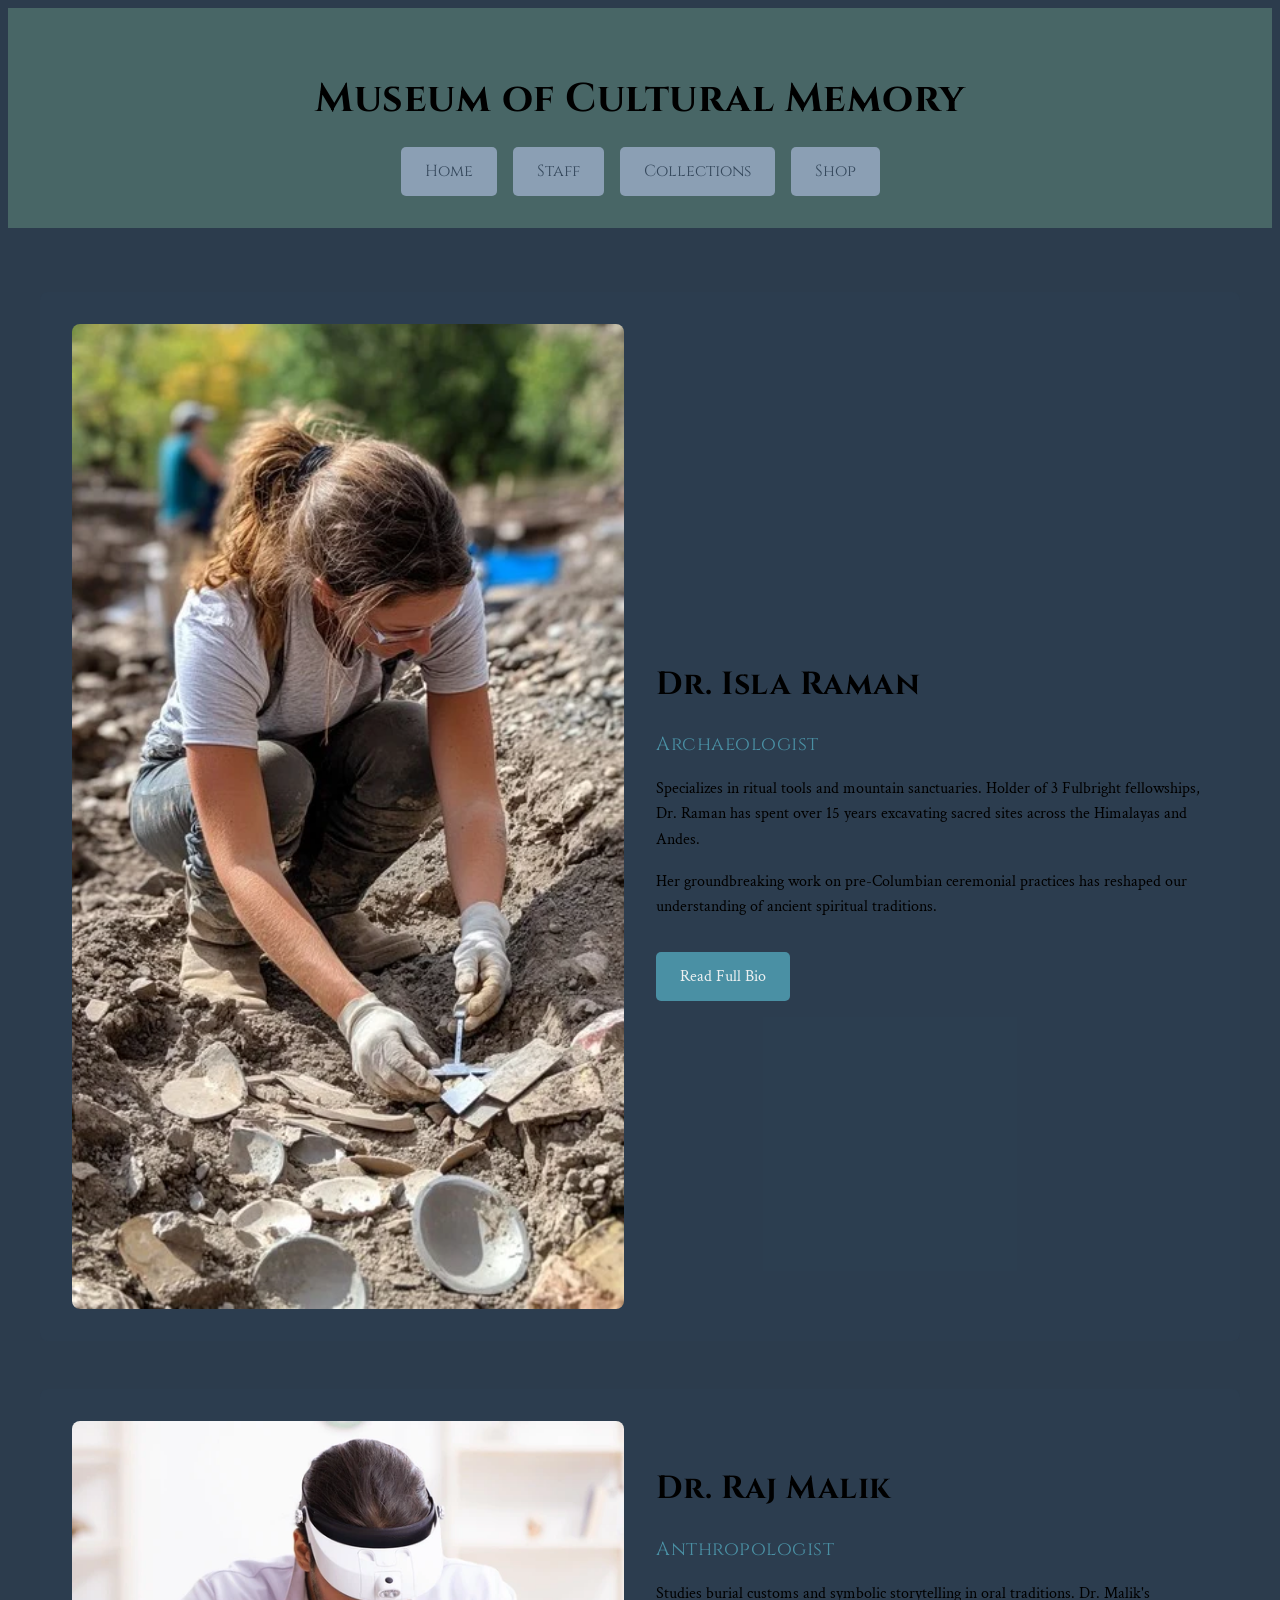
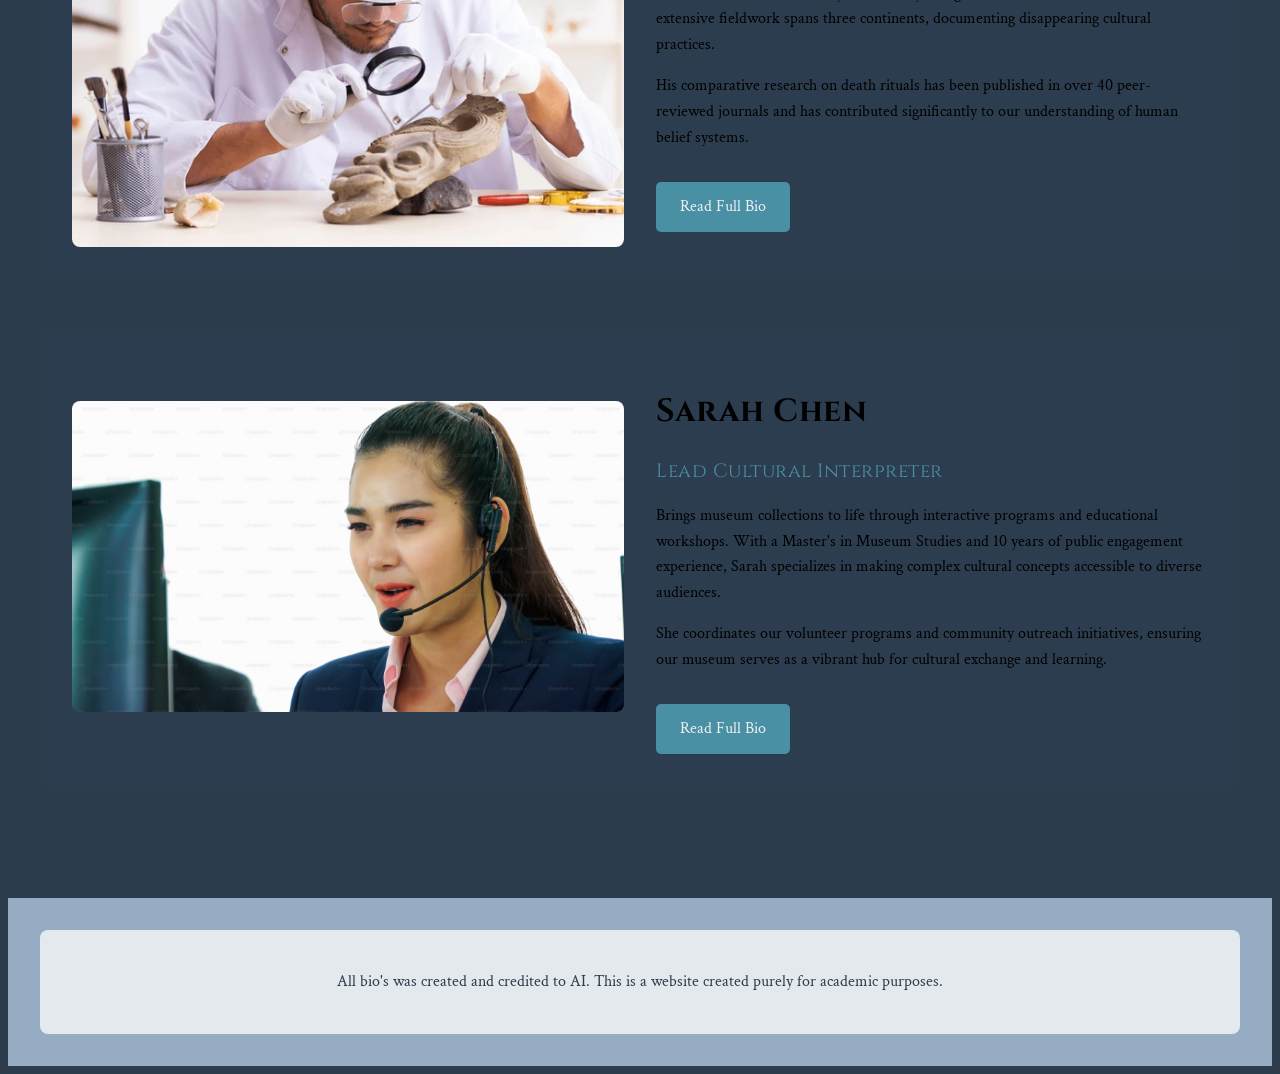
<file: html/staff.html>
<!DOCTYPE html>
<html lang="en">
<head>
    <meta charset="UTF-8">
    <meta name="viewport" content="width=device-width, initial-scale=1.0">
    <meta name="description" content="Meet our dedicated team of archaeologists, anthropologists, and cultural interpreters at the Museum of Cultural Memory.">
    <meta name="keywords" content="museum staff, archaeologists, anthropologists, cultural researchers, museum team">
    <meta name="author" content="Sheeba Soliamani">
    <meta name="robots" content="noindex, nofollow">
    <meta property="og:title" content="Our Staff - Museum of Cultural Memory">
    <meta property="og:description" content="Meet our team of experts dedicated to preserving cultural heritage">
    <meta property="og:type" content="website">
    
    <title>Our Staff - Museum of Cultural Memory</title>
    
    <!--fonts -->
    <link rel="preconnect" href="https://fonts.googleapis.com">
    <link rel="preconnect" href="https://fonts.gstatic.com" crossorigin>
    <link href="https://fonts.googleapis.com/css2?family=Cinzel:wght@400;700&family=Crimson+Text:ital,wght@0,400;0,600;1,400&display=swap" rel="stylesheet">
    
    
    <link rel="stylesheet" href="../css/style.css">
</head>
<body>
    <header>
        <h1>Museum of Cultural Memory</h1>
        <nav>
            <a href="../index.html">Home</a>
            <a href="staff.html">Staff</a>
            <a href="collections.html">Collections</a>
            <a href="shop.html">Shop</a>
        </nav>
    </header>

    <main class="staff-container">

        <!--intro to staff lead into read more-->
       
        <article class="staff-member">
            <div class="staff-image">
                <img src="../images/staff-archaeologist-1.jpg" alt="Dr. Isla Raman, Archaeologist">
            </div>
            <div class="staff-info">
                <h2>Dr. Isla Raman</h2>
                <h3>Archaeologist</h3>
                <p>Specializes in ritual tools and mountain sanctuaries. Holder of 3 Fulbright fellowships, Dr. Raman has spent over 15 years excavating sacred sites across the Himalayas and Andes.</p>
                <p>Her groundbreaking work on pre-Columbian ceremonial practices has reshaped our understanding of ancient spiritual traditions.</p>
                <a href="bio-raman.html" class="read-more">Read Full Bio</a>
            </div>
        </article>

       
        <article class="staff-member">
            <div class="staff-image">
                <img src="../images/staff-anthropologist-1.jpg" alt="Dr. Raj Malik, Anthropologist">
            </div>
            <div class="staff-info">
                <h2>Dr. Raj Malik</h2>
                <h3>Anthropologist</h3>
                <p>Studies burial customs and symbolic storytelling in oral traditions. Dr. Malik's extensive fieldwork spans three continents, documenting disappearing cultural practices.</p>
                <p>His comparative research on death rituals has been published in over 40 peer-reviewed journals and has contributed significantly to our understanding of human belief systems.</p>
                <a href="bio-malik.html" class="read-more">Read Full Bio</a>
            </div>
        </article>

        
        <article class="staff-member">
            <div class="staff-image">
                <img src="../images/staff-interpreter-1.jpg" alt="Sarah Chen, Cultural Interpreter">
            </div>
            <div class="staff-info">
                <h2>Sarah Chen</h2>
                <h3>Lead Cultural Interpreter</h3>
                <p>Brings museum collections to life through interactive programs and educational workshops. With a Master's in Museum Studies and 10 years of public engagement experience, Sarah specializes in making complex cultural concepts accessible to diverse audiences.</p>
                <p>She coordinates our volunteer programs and community outreach initiatives, ensuring our museum serves as a vibrant hub for cultural exchange and learning.</p>
                <a href="bio-chen.html" class="read-more">Read Full Bio</a>
            </div>
        </article>
    </main>

    <!--end note -->

    <footer>
        <div class="disclaimer">
            <p>All bio's was created and credited to AI. This is a website created purely for academic purposes.</p>
        </div>
    </footer>
</body>
</html>
</file>
<file: css/style.css>
/* main style sheet */


body {
    font-family: 'Crimson Text', 'Georgia', serif;
    line-height: 1.6;
    background-color: #2c3c4d;
    min-height: 100vh;
}

h1, h2, h3, h4, h5, h6 {
    font-family: 'Cinzel', 'Times New Roman', serif;
    font-weight: 700;
    letter-spacing: 0.5px;
    margin-bottom: 16px;
}

h1 {
    font-size: 40px;
}

h2 {
    font-size: 32px;
}

h3 {
    font-size: 24px;
}

p {
    margin-bottom: 16px;
    font-size: 16px;
}

a {
    color: #36495d;
    text-decoration: none;
}

header {
    background: #486666;
    padding: 32px 0;
    text-align: center;
    position: relative;
    z-index: 100;
}

header h1 {
    margin-bottom: 16px;
}

nav {
    display: flex;
    justify-content: center;
    gap: 16px;
    flex-wrap: wrap;
}

nav a {
    background-color: #8b9fb4;
    padding: 12px 24px;
    border-radius: 5px;
    font-family: 'Cinzel', serif;
    font-size: 16px;
}

.home-container {
    background-image: url('../images/museum-background.jpg');
    background-size: cover;
    background-position: center;
    background-attachment: fixed;
    min-height: calc(100vh - 200px);
    position: relative;
}

.hero-section {
    position: relative;
    z-index: 10;
    max-width: 1200px;
    margin: 0 auto;
    padding: 48px 32px;
}

.hero-content {
    background: #8b9fb4;
    padding: 40px;
    border-radius: 8px;
    margin-bottom: 32px;

}

.hero-content h2 {
    color: #2c3e50;
    margin-bottom: 24px;
}

.hero-content p {
    color: #2c3c4d;
    font-size: 16px;
}

.three-columns {
    position: relative;
    z-index: 10;
    display: grid;
    grid-template-columns: repeat(auto-fit, minmax(300px, 1fr));
    gap: 32px;
    max-width: 1200px;
    margin: 0 auto;
    padding: 0 32px 48px;
}

.column {
    background-color: #ecf0f1e6;
    padding: 32px;
    border-radius: 8px;
}

.column h3 {
    color: #2c3e50;
    margin-bottom: 16px;
    padding-bottom: 8px;
}

.column h4 {
    color: #4a90a4;
    font-size: 19.2px;
    margin-top: 16px;
    margin-bottom: 8px;
}

.column p, .column ul {
    color: #2c3c4d;
    margin-bottom: 12px;
}

.column ul {
    list-style-position: inside;
    padding-left: 16px;
}

.exhibition-title {
    color: #2ecc71 !important;
    font-style: italic;
    }
/* staff page  */
.staff-container {
    max-width: 1200px;
    margin: 32px auto;
    padding: 32px;
    }

.staff-member {
    display: grid;
    grid-template-columns: 1fr 1fr;
    gap: 32px;
    margin-bottom: 48px;
    background-color: #2c3e50d9;
    padding: 32px;
    border-radius: 8px;
    align-items: center;
    }

.staff-image {
    width: 100%;
    border-radius: 8px;
    overflow: hidden;
}

.staff-image img {
    width: 100%;
    height: auto;
    display: block;
}

.staff-info h2 {
    margin-bottom: 16px;
}

.staff-info h3 {
    color: #4a90a4;
    font-size: 19.2px;
    margin-bottom: 16px;
    font-weight: 400;
}

.staff-info p {
    margin-bottom: 16px;
}

.read-more {
    display: inline-block;
    background-color: #4a90a4;
    color:  #ecf0f1;
    padding: 12px 24px;
    border-radius: 5px;
    margin-top: 16px;

}

.collections-container {
    max-width: 1200px;
    margin: 32px auto;
    padding: 32px;
    }

.collections-nav {
    display: flex;
    justify-content: center;
    gap: 16px;
    margin-bottom: 32px;
    flex-wrap: wrap;
 }

.collections-nav a {
    background-color: #b1b7bd;
    color: #ecf0f1;
    padding: 16px 32px;
    border-radius: 5px;
    font-family: 'Cinzel', serif;
}

.collection-intro {
    background: #9dabb9d9;
    padding: 32px;
    border-radius: 8px;
    margin-bottom: 32px;
    text-align: center;
    }

.bio-container {
    max-width: 900px;
    margin: 32px auto;
    padding: 32px;
    background: #2c3e50d9;
    border-radius: 8px;
}

.bio-header {
    text-align: center;
    margin-bottom: 32px;
    padding-bottom: 32px;
}

.bio-portrait {
    width: 300px;
    height: 300px;
    margin: 0 auto 24px;
    border-radius: 50%;
    overflow: hidden;
    border: 4px solid #9c7d17;
}

.bio-portrait img {
    width: 100%;
    height: 100%;
    object-fit: cover;
}

.bio-content h3 {
    color: #f7e5ab;
    margin-top: 32px;
    margin-bottom: 16px;
}

.bio-content ul {
    list-style-position: inside;
    padding-left: 16px;
    margin-bottom: 16px;
}

.back-link {
    color: #5196e0;
}

footer {
    background: #a8c0d8d9;
    padding: 32px;
    text-align: center;
    margin-top: auto;
}

.disclaimer {
    background: #ecf0f1e6;
    color: #2c3c4d;
    padding: 24px;
    border-radius: 8px;
    max-width: 1200px;
    margin: 0 auto;
    font-size: 15.2px;
    line-height: 1.5;
}

.image-credit {
    margin-top: 16px;
    padding-top: 16px;
    border-top: 1px solid  #bdc3c7;
    font-size: 13.6px;
    font-style: italic;
}

/* collection style */

.section-title {
    color: #d4af37;
    font-size: 48px;
    text-align: center;
    margin-top: 48px;
    margin-bottom: 32px;
    padding-bottom: 16px;
    border-bottom: 3px solid #4a90a4;
}

.artifact {
    display: grid;
    grid-template-columns: 400px 1fr;
    gap: 32px;
    margin-bottom: 64px;
    background: #2b4055d9;
    padding: 32px;
    border-radius: 8px;
}

.artifact-image {
    width: 400px;
    margin-bottom: auto;
    border-radius: 8px;
    overflow: hidden;
    background-color: #394a5c;
    padding-bottom: 8px;
}

.artifact-image img {
    width: 100%;
    height: 380px;
    object-fit: cover;
    display: block;
}

.image-credit-text {
    font-size: 12px;
    color: #bdc3c7;
    font-style: italic;
    margin-top: 8px;
    text-align: center;
    line-height: 1.4;
}

.image-credit-text a {
    color: #4a90a4;
    text-decoration: underline;
}

.image-credit-text a:hover {
    color: #d4af37;
}

/* ai credit */
.ai-credit-note {
    font-size: 16px;
    color: #bdc3c7;
    font-style: normal;
    margin-top: -16px;
    margin-bottom: 16px;
}

.artifact-details {
    color: #ecf0f1;
}

.artifact-title {
    color: #d4af37;
    font-size: 32px;
    margin-bottom: 24px;
    padding-bottom: 12px;
    border-bottom: 2px solid #4a90a4;
}

.metadata-grid {
    display: grid;
    grid-template-columns: 1fr 1fr 1fr;
    gap: 24px;
}

.metadata-column p {
    color: #ecf0f1;
    font-size: 16px;
    line-height: 1.8;
    margin-bottom: 16px;
}

.metadata-column strong {
    color: #4a90a4;
    font-weight: 600;
}

/* shop style page */

.shop-main {
    max-width: 1200px;
    margin: 32px auto;
    padding: 32px;
}

.shop-intro {
    background: #2c3e50d9;
    padding: 32px;
    border-radius: 8px;
    margin-bottom: 48px;
    text-align: center;
    color: #ecf0f1;
    }

.shop-intro h2 {
    color: #000000;
    font-size: 40px;
    margin-bottom: 16px;
}

.shop-intro p {
    color: #ecf0f1;
    font-size: 18px;
}

.shop-container {
    display: grid;
    grid-template-columns: repeat(4, 1fr);
    gap: 32px;
}

/* shop itms */

.souvenir-item {
    background-color: #2c3e50d9;
    border: 2px solid #4a90a4;
    padding: 24px;
    border-radius: 8px;
    text-align: center;
    color: #ecf0f1;
}

.souvenir-item img {
    width: 100%;
    height: 250px;
    object-fit: cover;
    cursor: pointer;
    border-radius: 6px;
    margin-bottom: 16px;
    border: 2px solid #c0cbd6;
}

.souvenir-item h3 {
    color: #dbd9d1;
    font-size: 24px;
    margin-bottom: 12px;
}

.souvenir-item p {
    color: #ecf0f1;
    font-size: 16px;
    line-height: 1.6;
    margin-bottom: 12px;
}

.souvenir-item .price {
    color: #4a90a4;
    font-size: 24px;
    font-weight: bold;
    margin-top: 16px;
    margin-bottom: 16px;
    }

.souvenir-item button {
    width: 100%;
    padding: 12px;
    font-family: 'Cinzel', serif;
    font-size: 16px;
    font-weight: bold;
    background-color: #4a90a4;
    color: #ecf0f1;
    border: none;
    border-radius: 5px;
    cursor: pointer;
}

/* image inlargement */
.modal {
    display: none;
    position: fixed;
    z-index: 9999;
    left: 0;
    top: 0;
    width: 100%;
    height: 100%;
    background-color: #e6e0e0cc;
}

.modal-content {
    margin: 5% auto;
    padding: 32px;
    background-color: #2c3e50;
    width: 80%;
    max-width: 800px;
    border-radius: 8px;
    border: 3px solid #4a90a4;
    max-height: 85vh; 
    overflow-y: auto; 
}

.modal-content img {
    width: 100%;
    height: auto;
    border-radius: 6px;
}

.close-modal {
    float: right;
    font-size: 40px;
    font-weight: bold;
    cursor: pointer;
    color: #d4af37;
    line-height: 32px;
}

/* modal styling */
.modal-section {
    margin-bottom: 20px;
}

.modal-section h3 {
    color: #4a90a4;
    font-size: 18px;
    margin-bottom: 8px;
}

.modal-section p {
    text-align: left;
    line-height: 1.8;
}

.modal #modal-body {
    text-align: left;
}

.modal #modal-body h2 {
    color: #d4af37;
    margin-bottom: 24px;
}

/* history modal styling */

.history-item {
    display: grid;
    grid-template-columns: 400px 1fr;
    gap: 32px;
    margin-bottom: 64px;
    background: #2c3e50d9;
    padding: 32px;
    border-radius: 8px;
}

.history-image {
    width: 400px;
    height: 400px;
    border-radius: 8px;
    overflow: hidden;
}

.history-image img {
    width: 100%;
    height: 100%;
    object-fit: cover;
}

.history-content {
    color: #ecf0f1;
}

.history-content h2 {
    color: #d4af37;
    font-size: 32px;
    margin-bottom: 24px;
    padding-bottom: 12px;
    border-bottom: 2px solid #4a90a4;
}

.history-section {
    margin-bottom: 30px;
    text-align: left;
}

.history-section h3 {
    color: #bfdce4;
    font-size: 22px;
    margin-bottom: 12px;
}

.history-section p {
    line-height: 1.8;
    text-align: left;
    overflow: scroll;
}

.courtesy {
    margin-top: 32px;
    padding-top: 16px;
    border-top: 1px solid #d1dadd;
    font-style: italic;
    color: #bdc3c7;
    text-align: left;
}

/* collections page extra css */

.click-instruction {
    text-align: center;
    color: #4a90a4;
    font-style: italic;
    font-size: 18px;
    margin-bottom: 32px;
}

.hidden-section {
    display: none;
}

.hidden-modal {
    display: none;
}

.coming-soon {
    text-align: center;
    color: #bdc3c7;
    font-style: italic;
    font-size: 18px;
}

.back-to-collections {
    text-align: center;
    margin-top: 48px;
}

.back-to-collections a {
    color: #4a90a4;
    font-size: 18px;
    text-decoration: underline;
}

/* cart css */


.cart-main {
    max-width: 1200px;
    margin: 32px auto;
    padding: 32px;
    background: #2c3e50d9;
    border-radius: 8px;
    color: #ecf0f1;
}

.cart-main h2 {
    color: #d4af37;
    font-size: 40px;
    text-align: center;
    margin-bottom: 32px;
}

#cart-container {
    margin-bottom: 32px;
}

.empty-cart {
    text-align: center;
    padding: 48px;
    font-size: 24px;
    color: #bdc3c7;
}

.member-checkbox {
    margin-bottom: 24px;
    font-size: 18px;
}

.member-checkbox label {
    cursor: pointer;
}

.member-checkbox input {
    margin-right: 8px;
    cursor: pointer;
}

.cart-items {
    margin-bottom: 32px;
    overflow-x: auto;
}

.cart-table {
    width: 100%;
    border-collapse: collapse;
    background: #34495e;
    border-radius: 8px;
}

.cart-table thead {
    background: #2c3e50;
}

.cart-table th {
    padding: 16px;
    text-align: left;
    color: #d4af37;
    font-family: 'Cinzel', serif;
    border-bottom: 2px solid #4a90a4;
}

.cart-table td {
    padding: 16px;
    border-bottom: 1px solid #4a90a4;
}

.cart-thumbnail {
    width: 80px;
    height: 80px;
    object-fit: cover;
    border-radius: 4px;
}

.amount {
    text-align: right;
    font-family: 'Courier New', monospace;
}

.remove-btn {
    background-color: #e74c3c;
    color: #ecf0f1;
    padding: 8px 16px;
    border: none;
    border-radius: 5px;
    cursor: pointer;
    font-family: 'Cinzel', serif;
}

.remove-btn:hover {
    background-color: #c0392b;
}

.cart-summary {
    background: #34495e;
    padding: 24px;
    border-radius: 8px;
}

.summary-table {
    width: 100%;
    max-width: 500px;
    margin-left: auto;
}

.summary-table td {
    padding: 8px 16px;
    color: #ecf0f1;
}

.summary-table .amount {
    font-weight: bold;
}

.subtotal-row {
    border-top: 1px solid #4a90a4;
    border-bottom: 1px solid #4a90a4;
}

.subtotal-row td {
    padding-top: 16px;
    padding-bottom: 16px;
    font-weight: bold;
    color: #4a90a4;
}

.total-row {
    border-top: 2px solid #d4af37;
}

.total-row td {
    padding-top: 16px;
    font-size: 24px;
    font-weight: bold;
    color: #d4af37;
}

.cart-controls {
    display: flex;
    gap: 16px;
    justify-content: center;
    margin-top: 32px;
}

.clear-btn,
.keep-shopping-btn {
    padding: 16px 32px;
    font-family: 'Cinzel', serif;
    font-size: 18px;
    border: none;
    border-radius: 5px;
    cursor: pointer;
}

.clear-btn {
    background-color: #e74c3c;
    color: #ecf0f1;
}

.clear-btn:hover {
    background-color: #c0392b;
}

.keep-shopping-btn {
    background-color: #4a90a4;
    color: #ecf0f1;
}

.keep-shopping-btn:hover {
    background-color: #d4af37;
    color: #2c3c4d;
}

#viewCartBtn {
    background-color: #d4af37;
    color: #2c3c4d;
    padding: 12px 24px;
    border: none;
    border-radius: 5px;
    font-family: 'Cinzel', serif;
    font-size: 16px;
    cursor: pointer;
    margin-left: 16px;
}

#viewCartBtn:hover {
    background-color: #4a90a4;
    color: #ecf0f1;
}

.qty-badge {
    display: inline-block;
    background-color: #d4af37;
    color: #2c3c4d;
    padding: 4px 12px;
    border-radius: 12px;
    font-size: 14px;
    font-weight: bold;
    margin-top: 8px;
}
</file>
